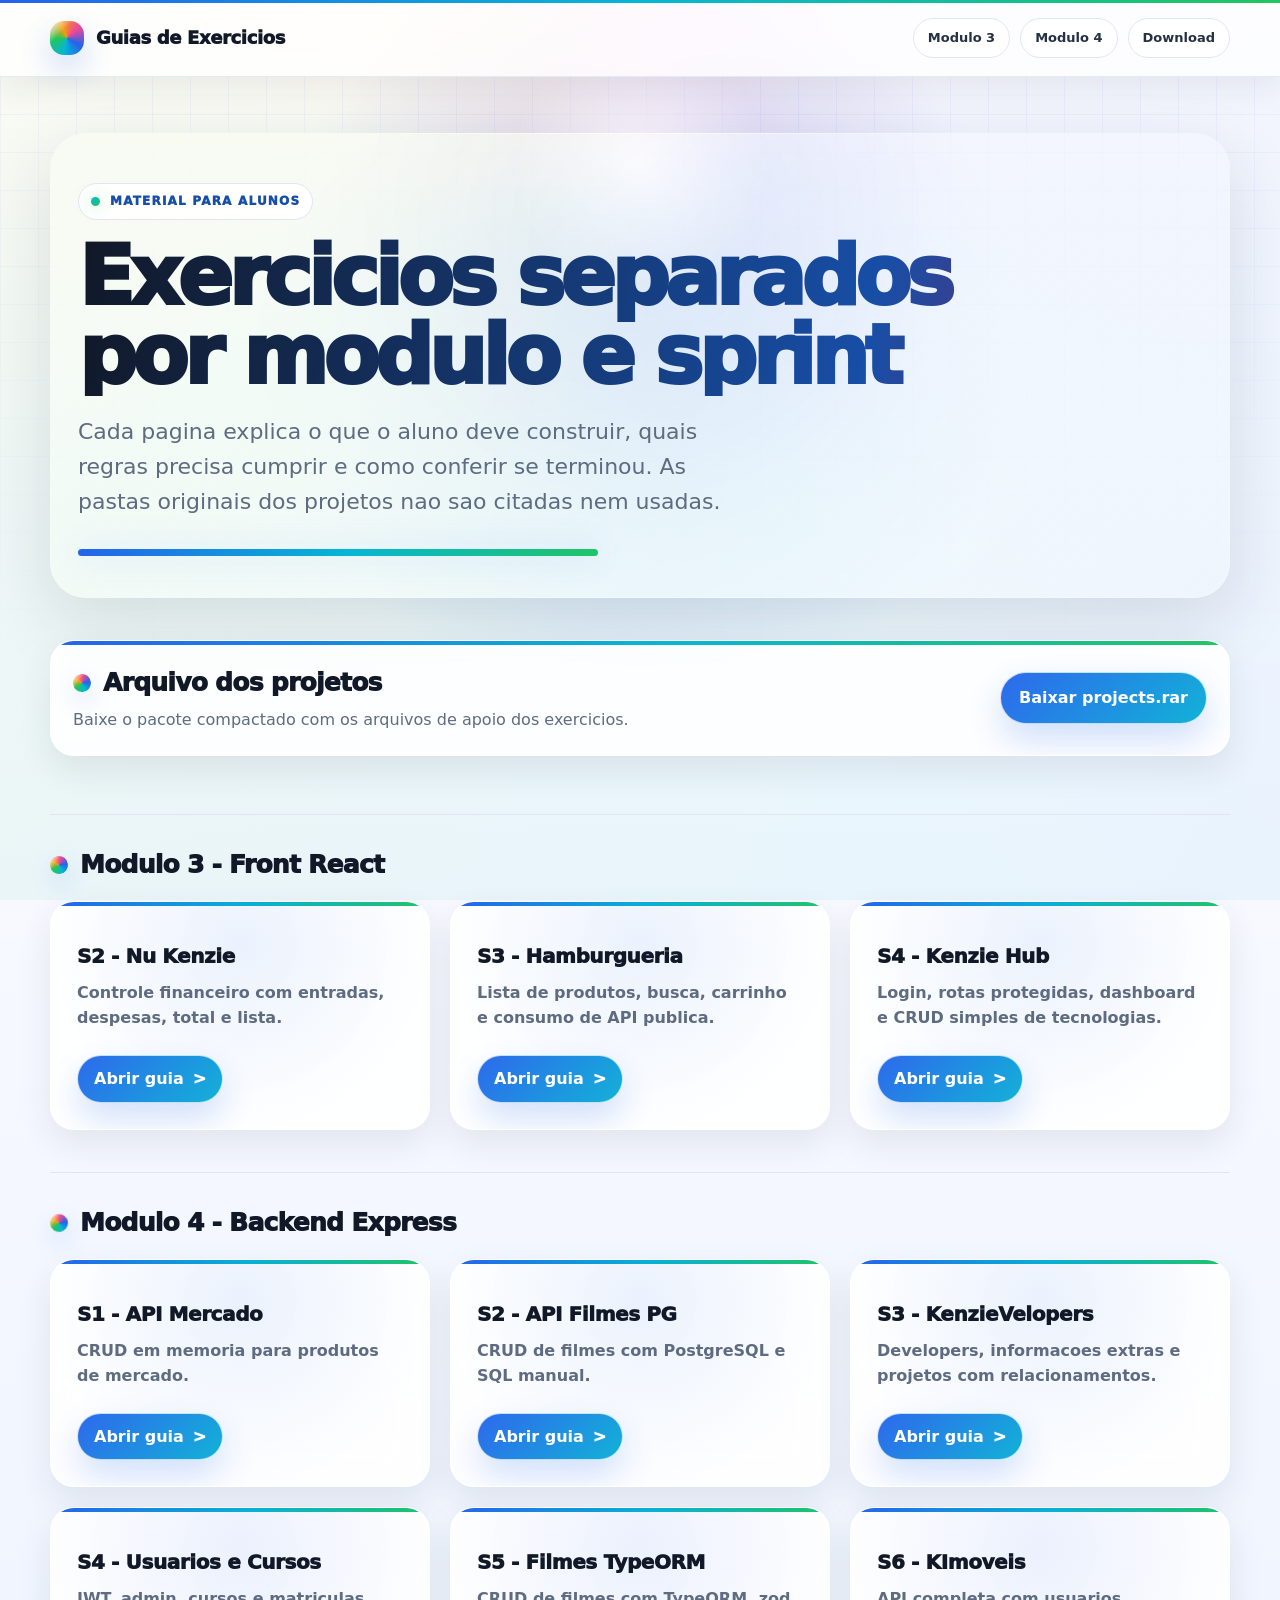
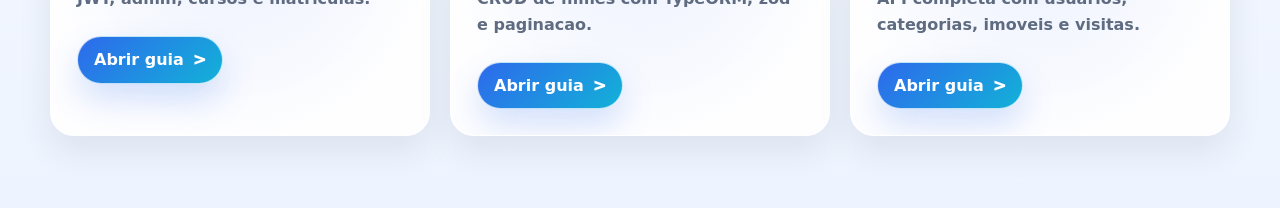
<file: index.html>
<!doctype html>
<html lang="pt-BR">
  <head>
    <meta charset="UTF-8" />
    <meta name="viewport" content="width=device-width, initial-scale=1.0" />
    <title>Guias de Exercicios</title>
    <link rel="stylesheet" href="./assets/styles.css" />
  </head>
  <body>
    <header class="topbar">
      <div class="shell">
        <a class="brand" href="./index.html">Guias de Exercicios</a>
        <nav class="nav">
          <a href="#modulo-3">Modulo 3</a>
          <a href="#modulo-4">Modulo 4</a>
          <a href="./projects.rar" download>Download</a>
        </nav>
      </div>
    </header>

    <main class="shell">
      <section class="hero">
        <div class="eyebrow">Material para alunos</div>
        <h1>Exercicios separados por modulo e sprint</h1>
        <p class="lead">
          Cada pagina explica o que o aluno deve construir, quais regras precisa cumprir e como conferir se terminou. As pastas originais dos projetos nao sao citadas nem usadas.
        </p>
      </section>

      <section class="download-panel">
        <div>
          <h2>Arquivo dos projetos</h2>
          <p>Baixe o pacote compactado com os arquivos de apoio dos exercicios.</p>
        </div>
        <a class="download-button" href="./projects.rar" download>Baixar projects.rar</a>
      </section>

      <section id="modulo-3">
        <h2>Modulo 3 - Front React</h2>
        <div class="grid">
          <a class="card" href="./modulo-3/s2-nu-kenzie/index.html">
            <h3>S2 - Nu Kenzie</h3>
            <p>Controle financeiro com entradas, despesas, total e lista.</p>
            <span class="card-action">Abrir guia</span>
          </a>
          <a class="card" href="./modulo-3/s3-hamburgueria/index.html">
            <h3>S3 - Hamburgueria</h3>
            <p>Lista de produtos, busca, carrinho e consumo de API publica.</p>
            <span class="card-action">Abrir guia</span>
          </a>
          <a class="card" href="./modulo-3/s4-kenzie-hub/index.html">
            <h3>S4 - Kenzie Hub</h3>
            <p>Login, rotas protegidas, dashboard e CRUD simples de tecnologias.</p>
            <span class="card-action">Abrir guia</span>
          </a>
        </div>
      </section>

      <section id="modulo-4">
        <h2>Modulo 4 - Backend Express</h2>
        <div class="grid">
          <a class="card" href="./modulo-4/s1-api-mercado/index.html">
            <h3>S1 - API Mercado</h3>
            <p>CRUD em memoria para produtos de mercado.</p>
            <span class="card-action">Abrir guia</span>
          </a>
          <a class="card" href="./modulo-4/s2-api-filmes-pg/index.html">
            <h3>S2 - API Filmes PG</h3>
            <p>CRUD de filmes com PostgreSQL e SQL manual.</p>
            <span class="card-action">Abrir guia</span>
          </a>
          <a class="card" href="./modulo-4/s3-kenzievelopers/index.html">
            <h3>S3 - KenzieVelopers</h3>
            <p>Developers, informacoes extras e projetos com relacionamentos.</p>
            <span class="card-action">Abrir guia</span>
          </a>
          <a class="card" href="./modulo-4/s4-usuarios-cursos/index.html">
            <h3>S4 - Usuarios e Cursos</h3>
            <p>JWT, admin, cursos e matriculas.</p>
            <span class="card-action">Abrir guia</span>
          </a>
          <a class="card" href="./modulo-4/s5-filmes-typeorm/index.html">
            <h3>S5 - Filmes TypeORM</h3>
            <p>CRUD de filmes com TypeORM, zod e paginacao.</p>
            <span class="card-action">Abrir guia</span>
          </a>
          <a class="card" href="./modulo-4/s6-kimoveis/index.html">
            <h3>S6 - KImoveis</h3>
            <p>API completa com usuarios, categorias, imoveis e visitas.</p>
            <span class="card-action">Abrir guia</span>
          </a>
        </div>
      </section>
    </main>
  </body>
</html>
</file>
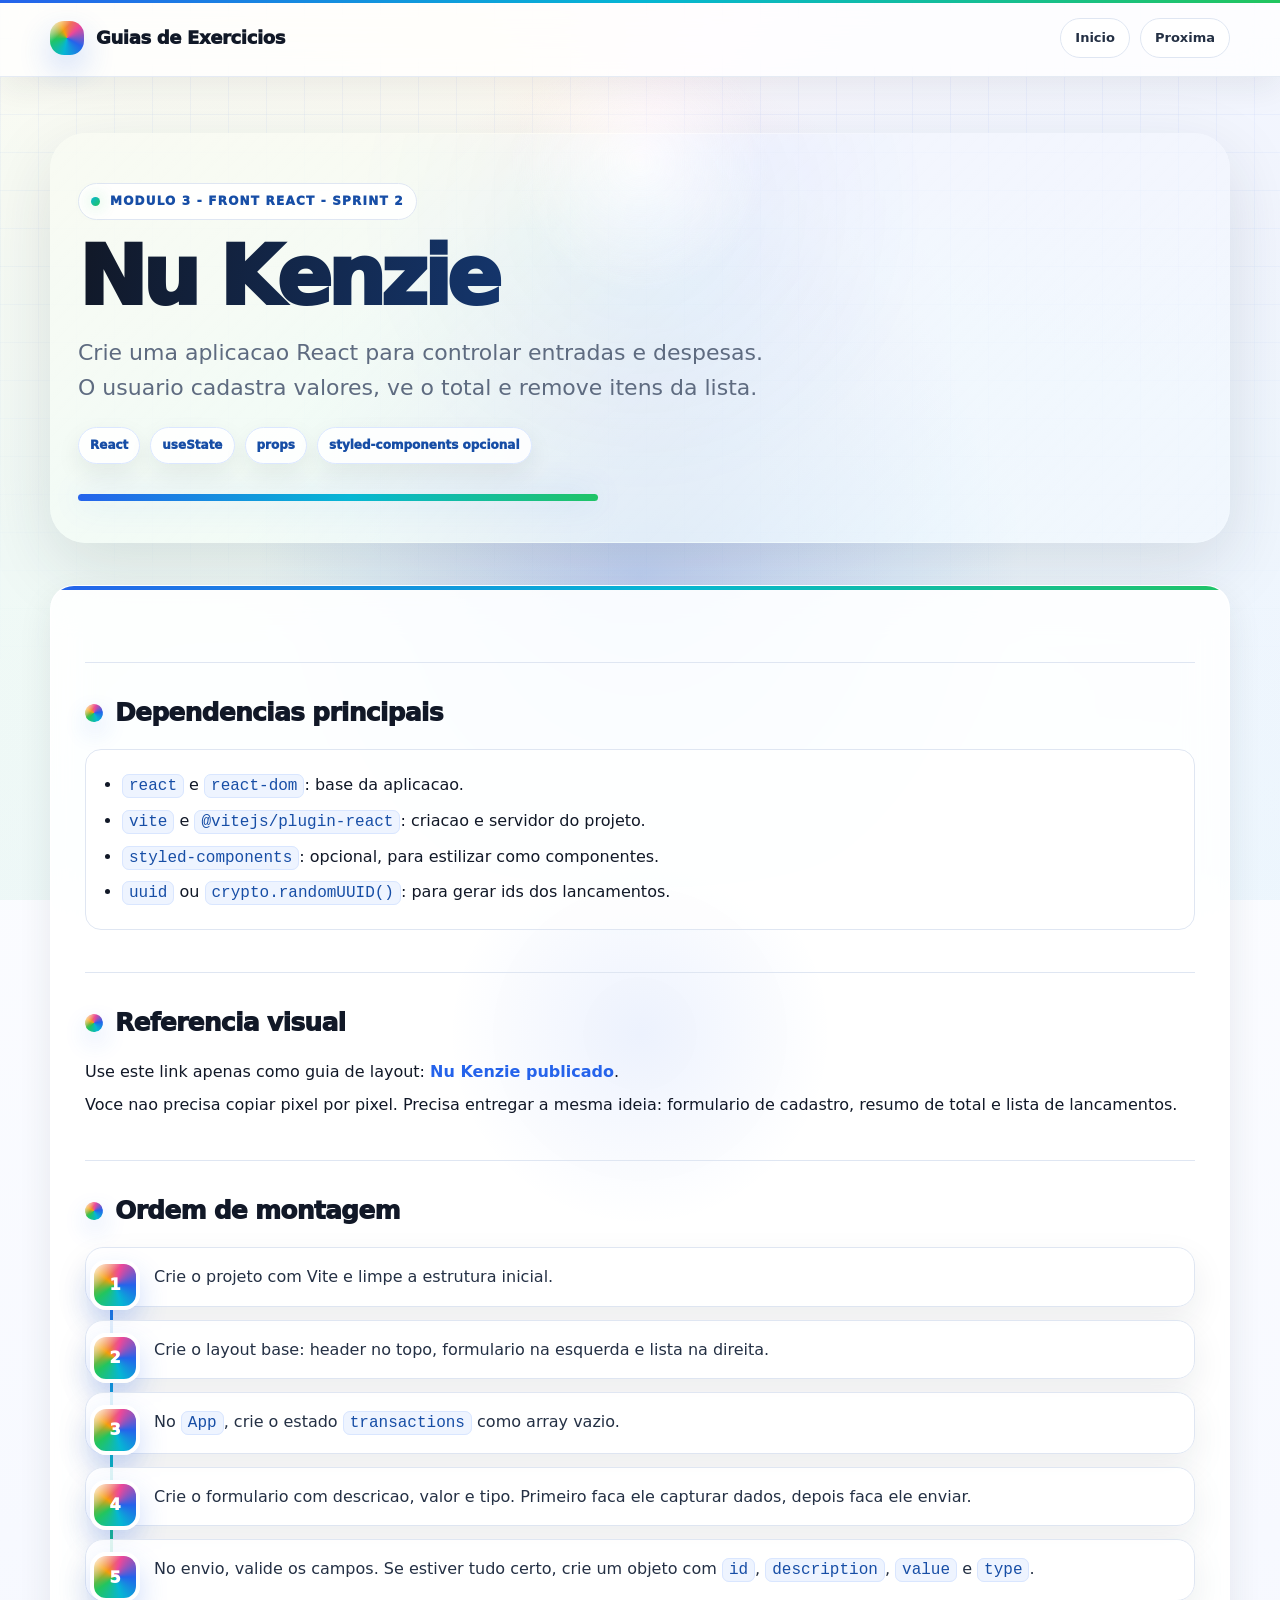
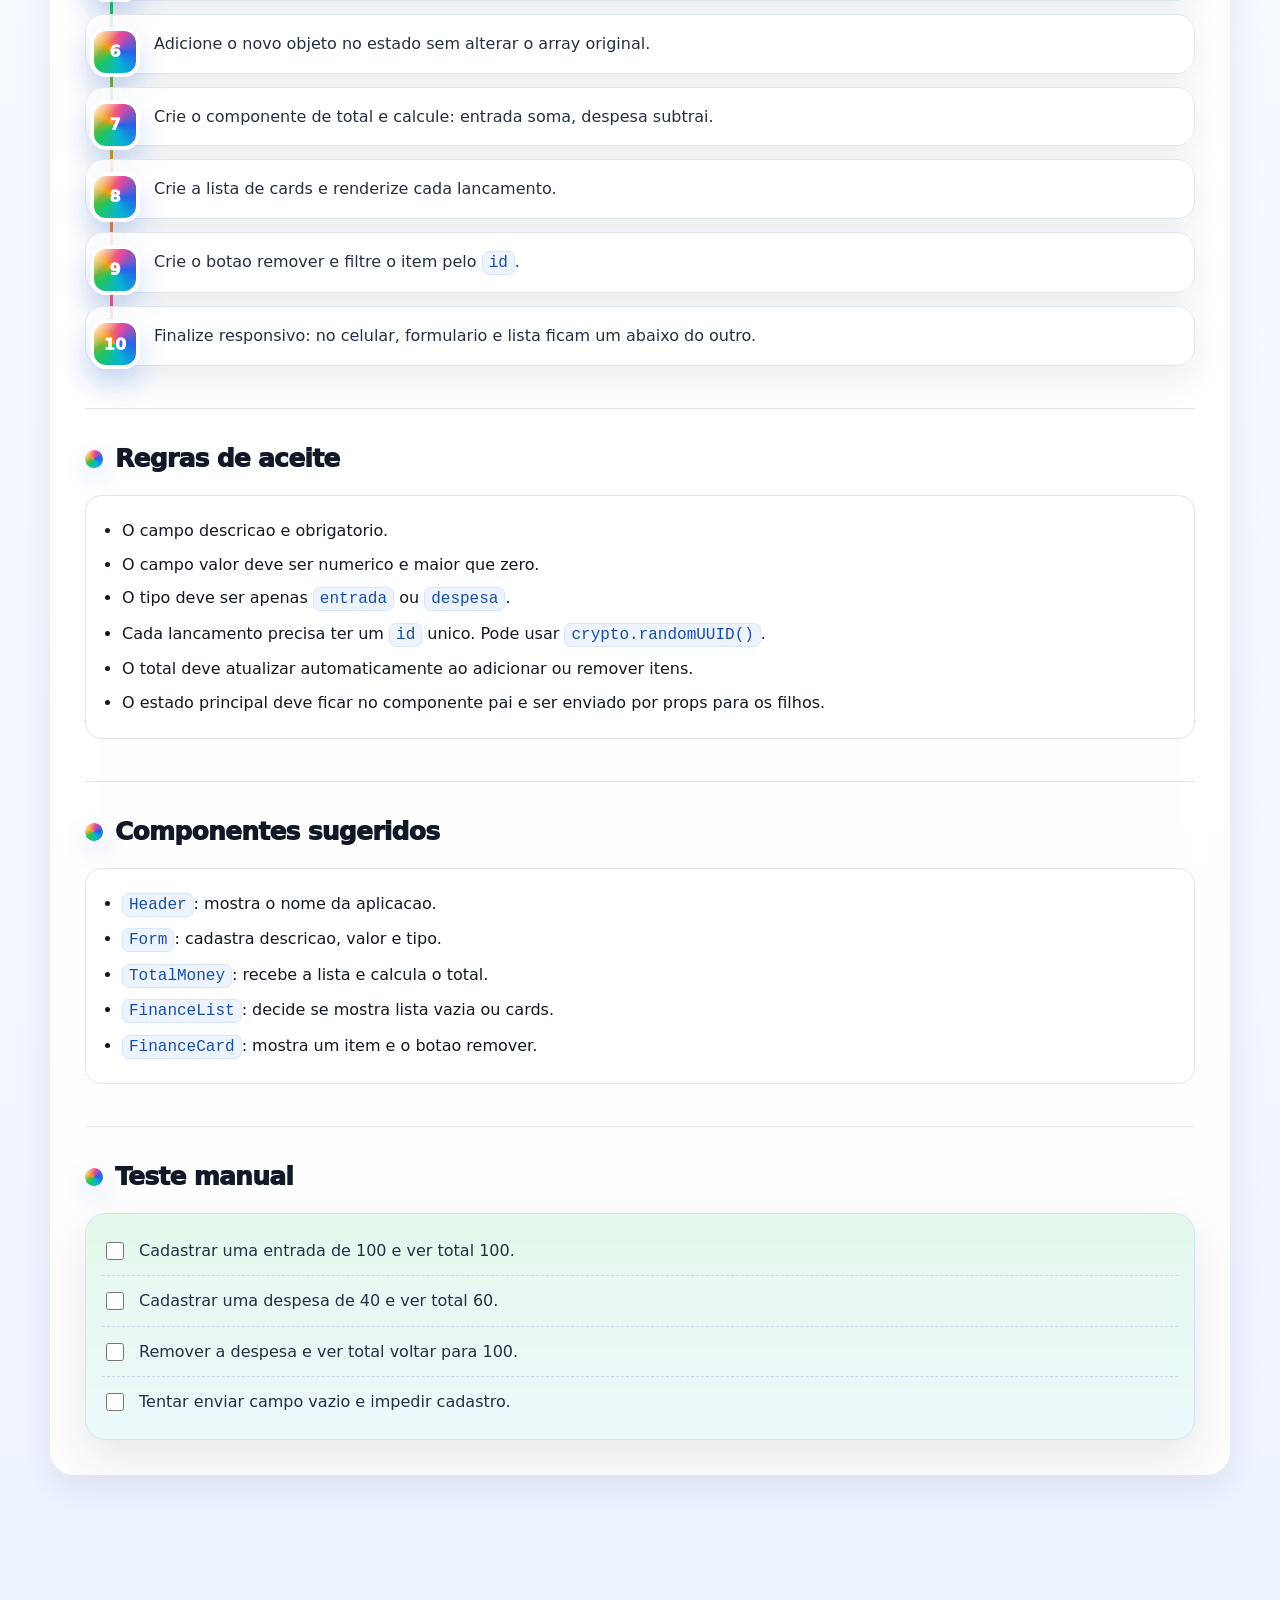
<file: modulo-3/s2-nu-kenzie/index.html>
﻿<!doctype html>
<html lang="pt-BR">
  <head>
    <meta charset="UTF-8" />
    <meta name="viewport" content="width=device-width, initial-scale=1.0" />
    <title>M3 S2 - Nu Kenzie</title>
    <link rel="stylesheet" href="../../assets/styles.css" />
  </head>
  <body>
    <header class="topbar">
      <div class="shell">
        <a class="brand" href="../../index.html">Guias de Exercicios</a>
        <nav class="nav"><a href="../../index.html">Inicio</a><a href="../s3-hamburgueria/index.html">Proxima</a></nav>
      </div>
    </header>
    <main class="shell">
      <section class="hero">
        <div class="eyebrow">Modulo 3 - Front React - Sprint 2</div>
        <h1>Nu Kenzie</h1>
        <p class="lead">Crie uma aplicacao React para controlar entradas e despesas. O usuario cadastra valores, ve o total e remove itens da lista.</p>
        <div class="tagrow"><span class="tag">React</span><span class="tag">useState</span><span class="tag">props</span><span class="tag">styled-components opcional</span></div>
      </section>

      <section class="content">
        <h2>Dependencias principais</h2>
        <ul>
          <li><code>react</code> e <code>react-dom</code>: base da aplicacao.</li>
          <li><code>vite</code> e <code>@vitejs/plugin-react</code>: criacao e servidor do projeto.</li>
          <li><code>styled-components</code>: opcional, para estilizar como componentes.</li>
          <li><code>uuid</code> ou <code>crypto.randomUUID()</code>: para gerar ids dos lancamentos.</li>
        </ul>

        <h2>Referencia visual</h2>
        <p>Use este link apenas como guia de layout: <a href="https://nu-kenzie-plum-seven.vercel.app/" target="_blank">Nu Kenzie publicado</a>.</p>
        <p>Voce nao precisa copiar pixel por pixel. Precisa entregar a mesma ideia: formulario de cadastro, resumo de total e lista de lancamentos.</p>

        <h2>Ordem de montagem</h2>
        <ol class="steps">
          <li>Crie o projeto com Vite e limpe a estrutura inicial.</li>
          <li>Crie o layout base: header no topo, formulario na esquerda e lista na direita.</li>
          <li>No <code>App</code>, crie o estado <code>transactions</code> como array vazio.</li>
          <li>Crie o formulario com descricao, valor e tipo. Primeiro faca ele capturar dados, depois faca ele enviar.</li>
          <li>No envio, valide os campos. Se estiver tudo certo, crie um objeto com <code>id</code>, <code>description</code>, <code>value</code> e <code>type</code>.</li>
          <li>Adicione o novo objeto no estado sem alterar o array original.</li>
          <li>Crie o componente de total e calcule: entrada soma, despesa subtrai.</li>
          <li>Crie a lista de cards e renderize cada lancamento.</li>
          <li>Crie o botao remover e filtre o item pelo <code>id</code>.</li>
          <li>Finalize responsivo: no celular, formulario e lista ficam um abaixo do outro.</li>
        </ol>

        <h2>Regras de aceite</h2>
        <ul>
          <li>O campo descricao e obrigatorio.</li>
          <li>O campo valor deve ser numerico e maior que zero.</li>
          <li>O tipo deve ser apenas <code>entrada</code> ou <code>despesa</code>.</li>
          <li>Cada lancamento precisa ter um <code>id</code> unico. Pode usar <code>crypto.randomUUID()</code>.</li>
          <li>O total deve atualizar automaticamente ao adicionar ou remover itens.</li>
          <li>O estado principal deve ficar no componente pai e ser enviado por props para os filhos.</li>
        </ul>

        <h2>Componentes sugeridos</h2>
        <ul>
          <li><code>Header</code>: mostra o nome da aplicacao.</li>
          <li><code>Form</code>: cadastra descricao, valor e tipo.</li>
          <li><code>TotalMoney</code>: recebe a lista e calcula o total.</li>
          <li><code>FinanceList</code>: decide se mostra lista vazia ou cards.</li>
          <li><code>FinanceCard</code>: mostra um item e o botao remover.</li>
        </ul>

        <h2>Teste manual</h2>
        <div class="checklist">
          <label><input type="checkbox" data-key="c1" />Cadastrar uma entrada de 100 e ver total 100.</label>
          <label><input type="checkbox" data-key="c2" />Cadastrar uma despesa de 40 e ver total 60.</label>
          <label><input type="checkbox" data-key="c3" />Remover a despesa e ver total voltar para 100.</label>
          <label><input type="checkbox" data-key="c4" />Tentar enviar campo vazio e impedir cadastro.</label>
        </div>
      </section>
    </main>
    <script src="../../assets/app.js"></script>
  </body>
</html>
</file>
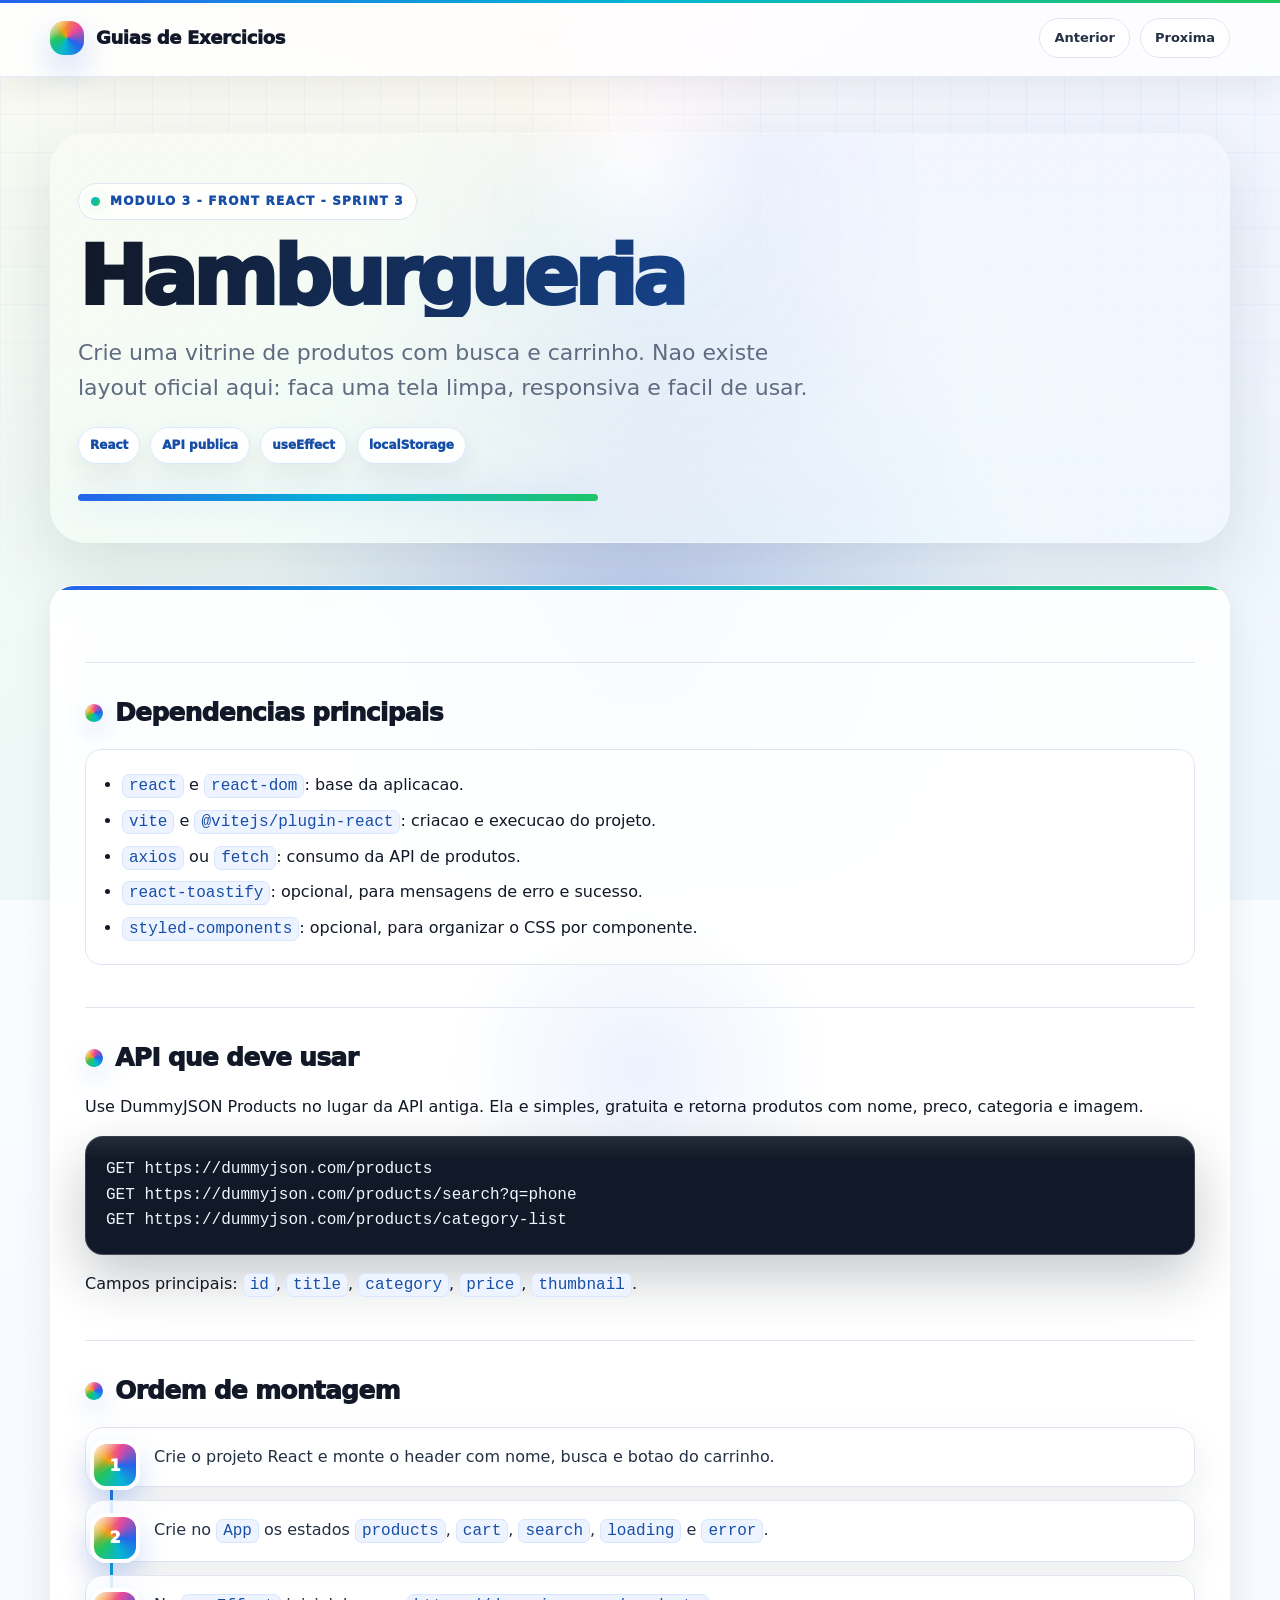
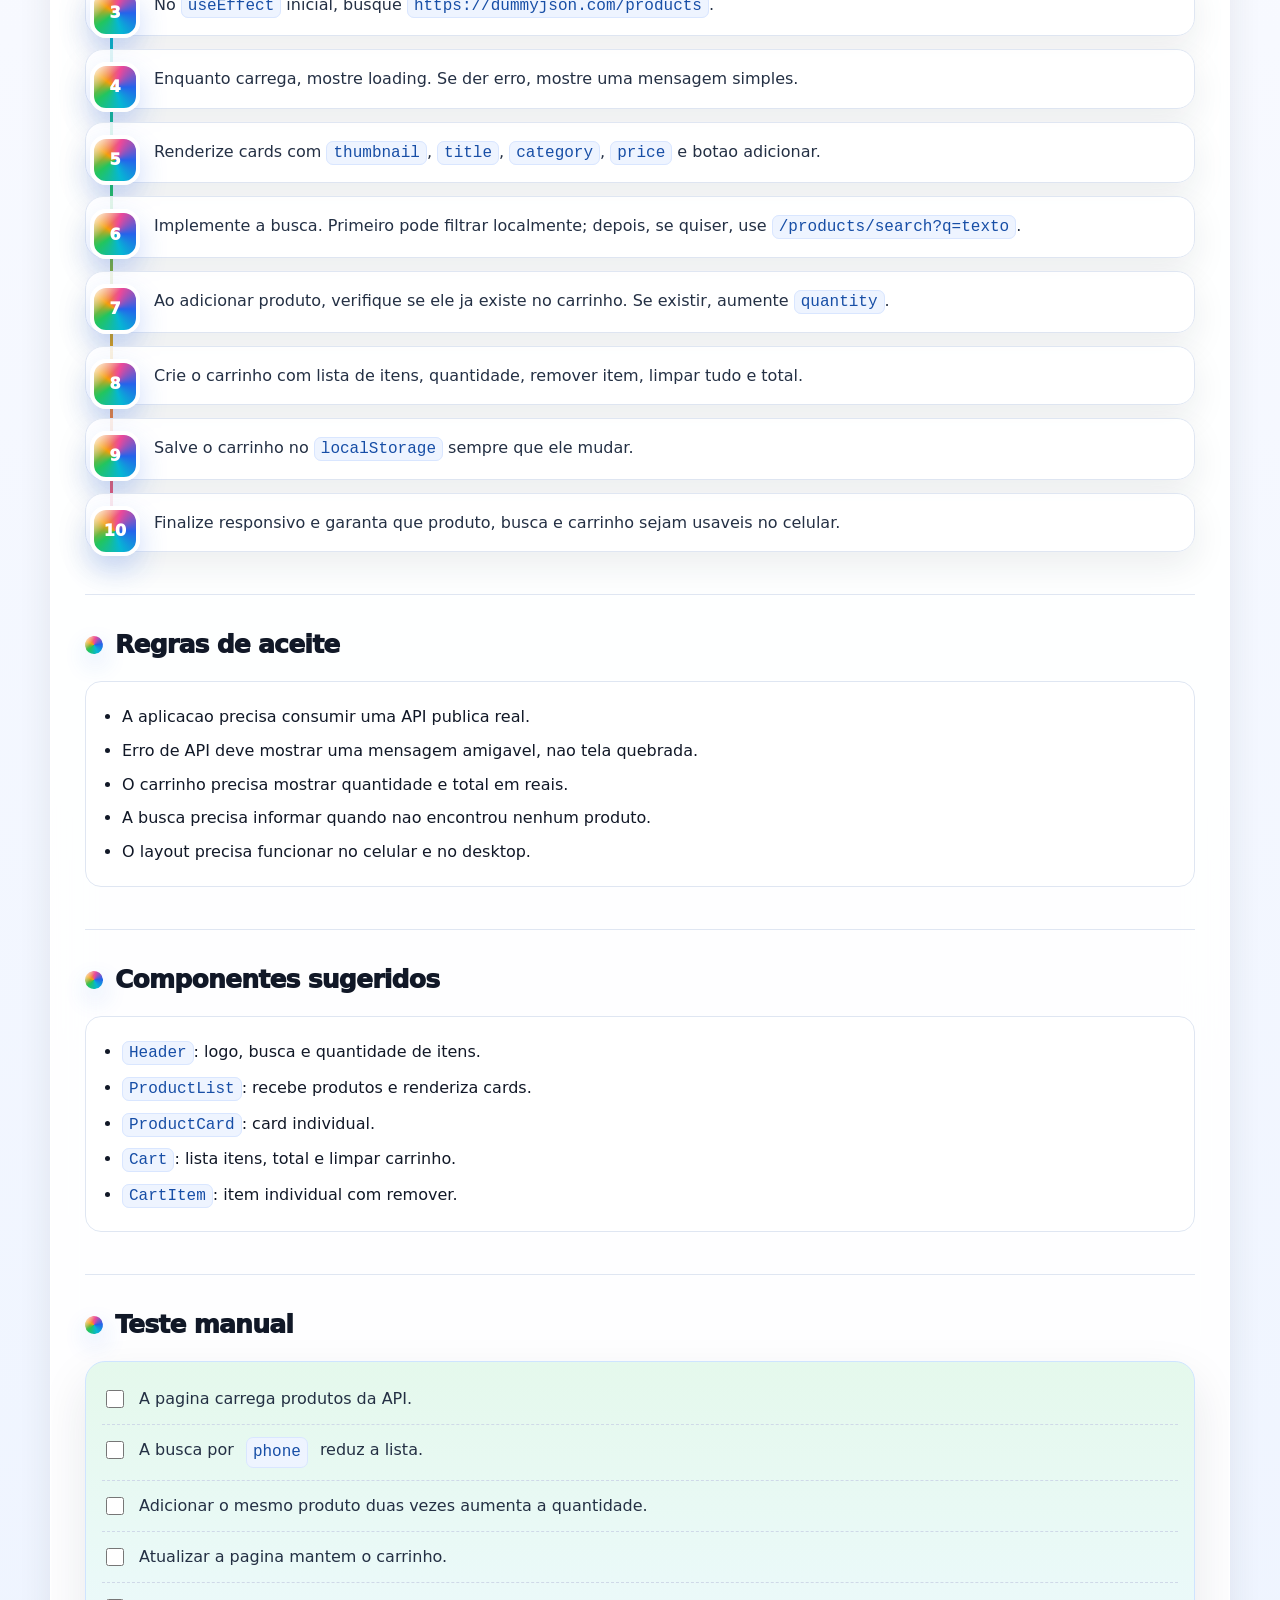
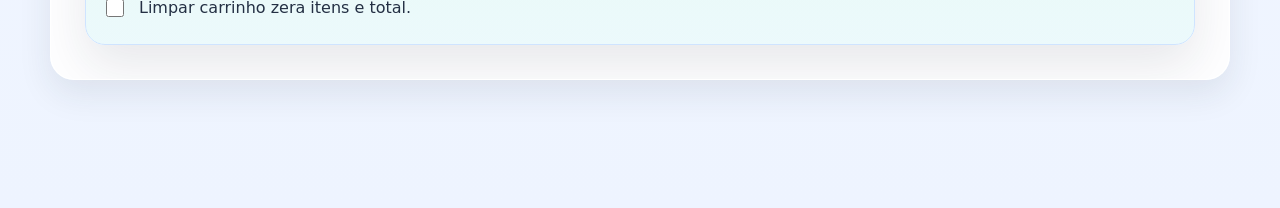
<file: modulo-3/s3-hamburgueria/index.html>
﻿<!doctype html>
<html lang="pt-BR">
  <head>
    <meta charset="UTF-8" />
    <meta name="viewport" content="width=device-width, initial-scale=1.0" />
    <title>M3 S3 - Hamburgueria</title>
    <link rel="stylesheet" href="../../assets/styles.css" />
  </head>
  <body>
    <header class="topbar">
      <div class="shell">
        <a class="brand" href="../../index.html">Guias de Exercicios</a>
        <nav class="nav"><a href="../s2-nu-kenzie/index.html">Anterior</a><a href="../s4-kenzie-hub/index.html">Proxima</a></nav>
      </div>
    </header>
    <main class="shell">
      <section class="hero">
        <div class="eyebrow">Modulo 3 - Front React - Sprint 3</div>
        <h1>Hamburgueria</h1>
        <p class="lead">Crie uma vitrine de produtos com busca e carrinho. Nao existe layout oficial aqui: faca uma tela limpa, responsiva e facil de usar.</p>
        <div class="tagrow"><span class="tag">React</span><span class="tag">API publica</span><span class="tag">useEffect</span><span class="tag">localStorage</span></div>
      </section>

      <section class="content">
        <h2>Dependencias principais</h2>
        <ul>
          <li><code>react</code> e <code>react-dom</code>: base da aplicacao.</li>
          <li><code>vite</code> e <code>@vitejs/plugin-react</code>: criacao e execucao do projeto.</li>
          <li><code>axios</code> ou <code>fetch</code>: consumo da API de produtos.</li>
          <li><code>react-toastify</code>: opcional, para mensagens de erro e sucesso.</li>
          <li><code>styled-components</code>: opcional, para organizar o CSS por componente.</li>
        </ul>

        <h2>API que deve usar</h2>
        <p>Use DummyJSON Products no lugar da API antiga. Ela e simples, gratuita e retorna produtos com nome, preco, categoria e imagem.</p>
        <pre><code>GET https://dummyjson.com/products
GET https://dummyjson.com/products/search?q=phone
GET https://dummyjson.com/products/category-list</code></pre>
        <p>Campos principais: <code>id</code>, <code>title</code>, <code>category</code>, <code>price</code>, <code>thumbnail</code>.</p>

        <h2>Ordem de montagem</h2>
        <ol class="steps">
          <li>Crie o projeto React e monte o header com nome, busca e botao do carrinho.</li>
          <li>Crie no <code>App</code> os estados <code>products</code>, <code>cart</code>, <code>search</code>, <code>loading</code> e <code>error</code>.</li>
          <li>No <code>useEffect</code> inicial, busque <code>https://dummyjson.com/products</code>.</li>
          <li>Enquanto carrega, mostre loading. Se der erro, mostre uma mensagem simples.</li>
          <li>Renderize cards com <code>thumbnail</code>, <code>title</code>, <code>category</code>, <code>price</code> e botao adicionar.</li>
          <li>Implemente a busca. Primeiro pode filtrar localmente; depois, se quiser, use <code>/products/search?q=texto</code>.</li>
          <li>Ao adicionar produto, verifique se ele ja existe no carrinho. Se existir, aumente <code>quantity</code>.</li>
          <li>Crie o carrinho com lista de itens, quantidade, remover item, limpar tudo e total.</li>
          <li>Salve o carrinho no <code>localStorage</code> sempre que ele mudar.</li>
          <li>Finalize responsivo e garanta que produto, busca e carrinho sejam usaveis no celular.</li>
        </ol>

        <h2>Regras de aceite</h2>
        <ul>
          <li>A aplicacao precisa consumir uma API publica real.</li>
          <li>Erro de API deve mostrar uma mensagem amigavel, nao tela quebrada.</li>
          <li>O carrinho precisa mostrar quantidade e total em reais.</li>
          <li>A busca precisa informar quando nao encontrou nenhum produto.</li>
          <li>O layout precisa funcionar no celular e no desktop.</li>
        </ul>

        <h2>Componentes sugeridos</h2>
        <ul>
          <li><code>Header</code>: logo, busca e quantidade de itens.</li>
          <li><code>ProductList</code>: recebe produtos e renderiza cards.</li>
          <li><code>ProductCard</code>: card individual.</li>
          <li><code>Cart</code>: lista itens, total e limpar carrinho.</li>
          <li><code>CartItem</code>: item individual com remover.</li>
        </ul>

        <h2>Teste manual</h2>
        <div class="checklist">
          <label><input type="checkbox" data-key="c1" />A pagina carrega produtos da API.</label>
          <label><input type="checkbox" data-key="c2" />A busca por <code>phone</code> reduz a lista.</label>
          <label><input type="checkbox" data-key="c3" />Adicionar o mesmo produto duas vezes aumenta a quantidade.</label>
          <label><input type="checkbox" data-key="c4" />Atualizar a pagina mantem o carrinho.</label>
          <label><input type="checkbox" data-key="c5" />Limpar carrinho zera itens e total.</label>
        </div>
      </section>
    </main>
    <script src="../../assets/app.js"></script>
  </body>
</html>
</file>
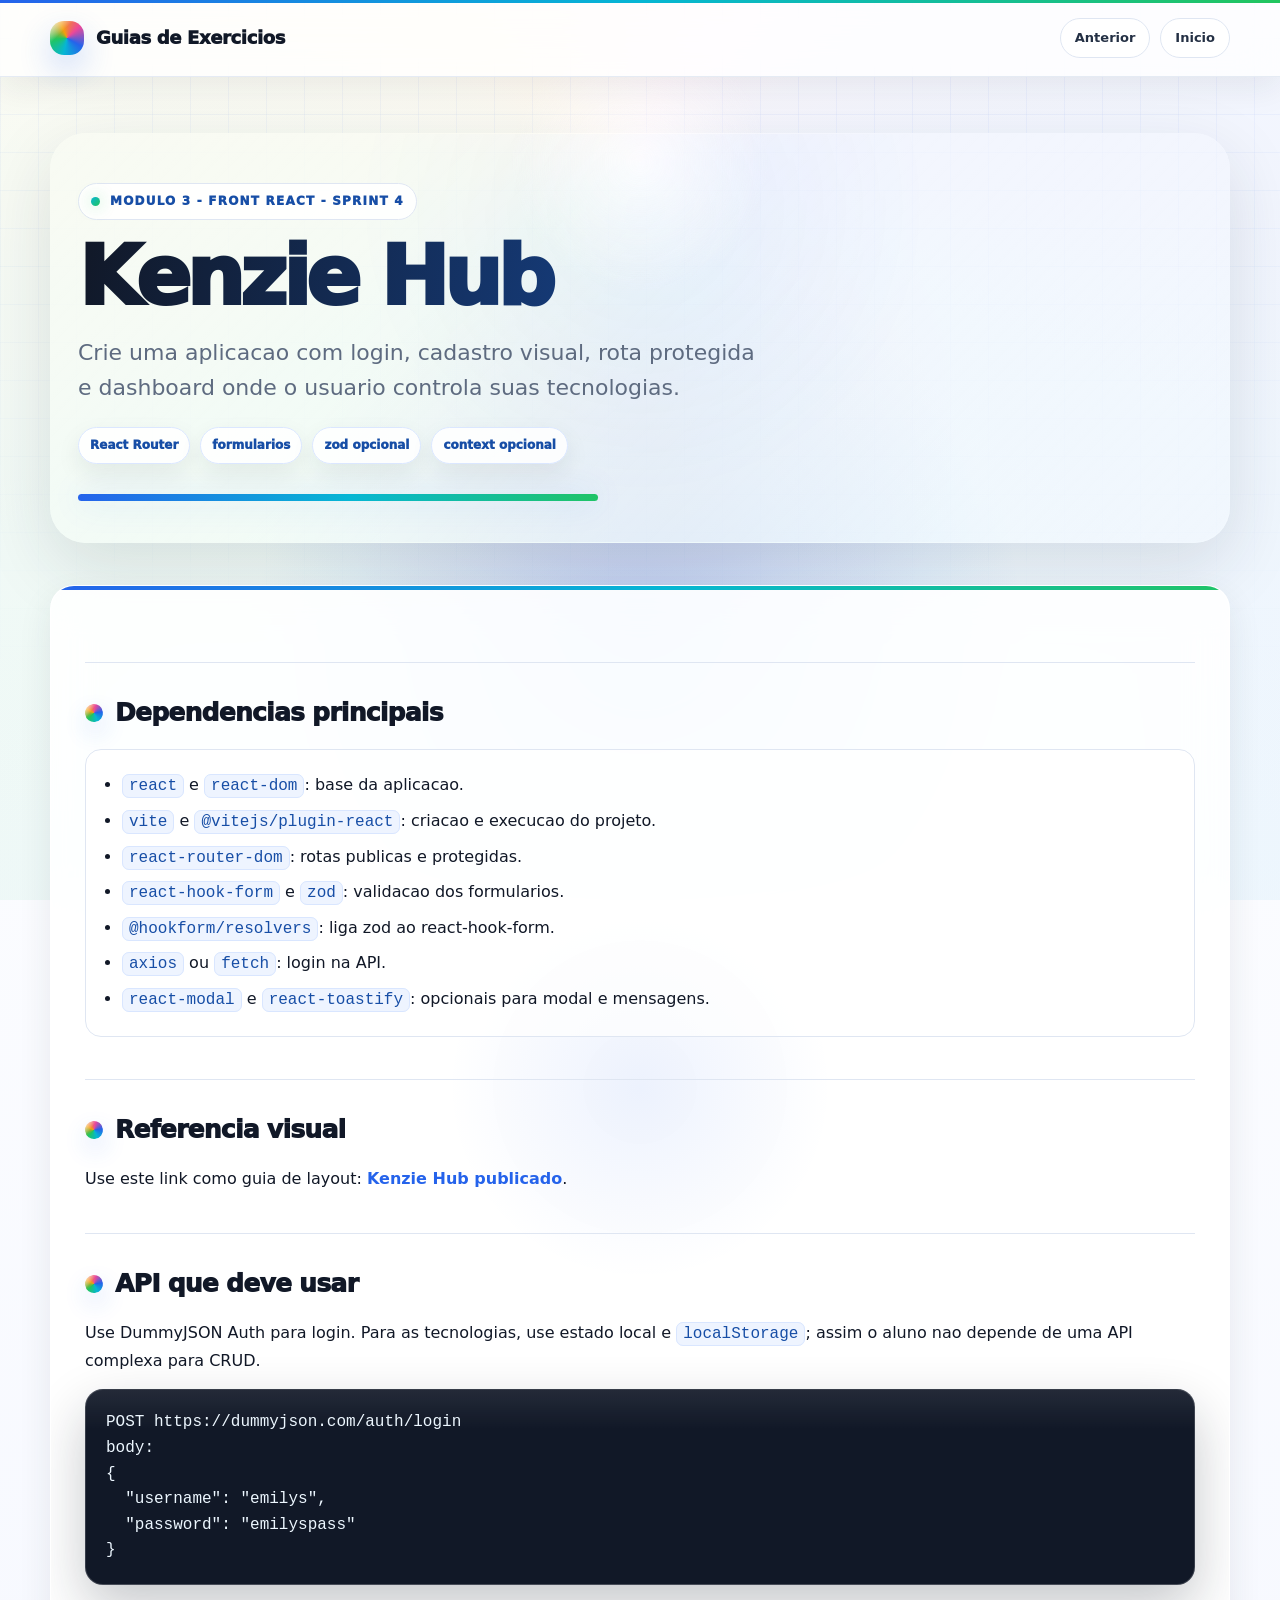
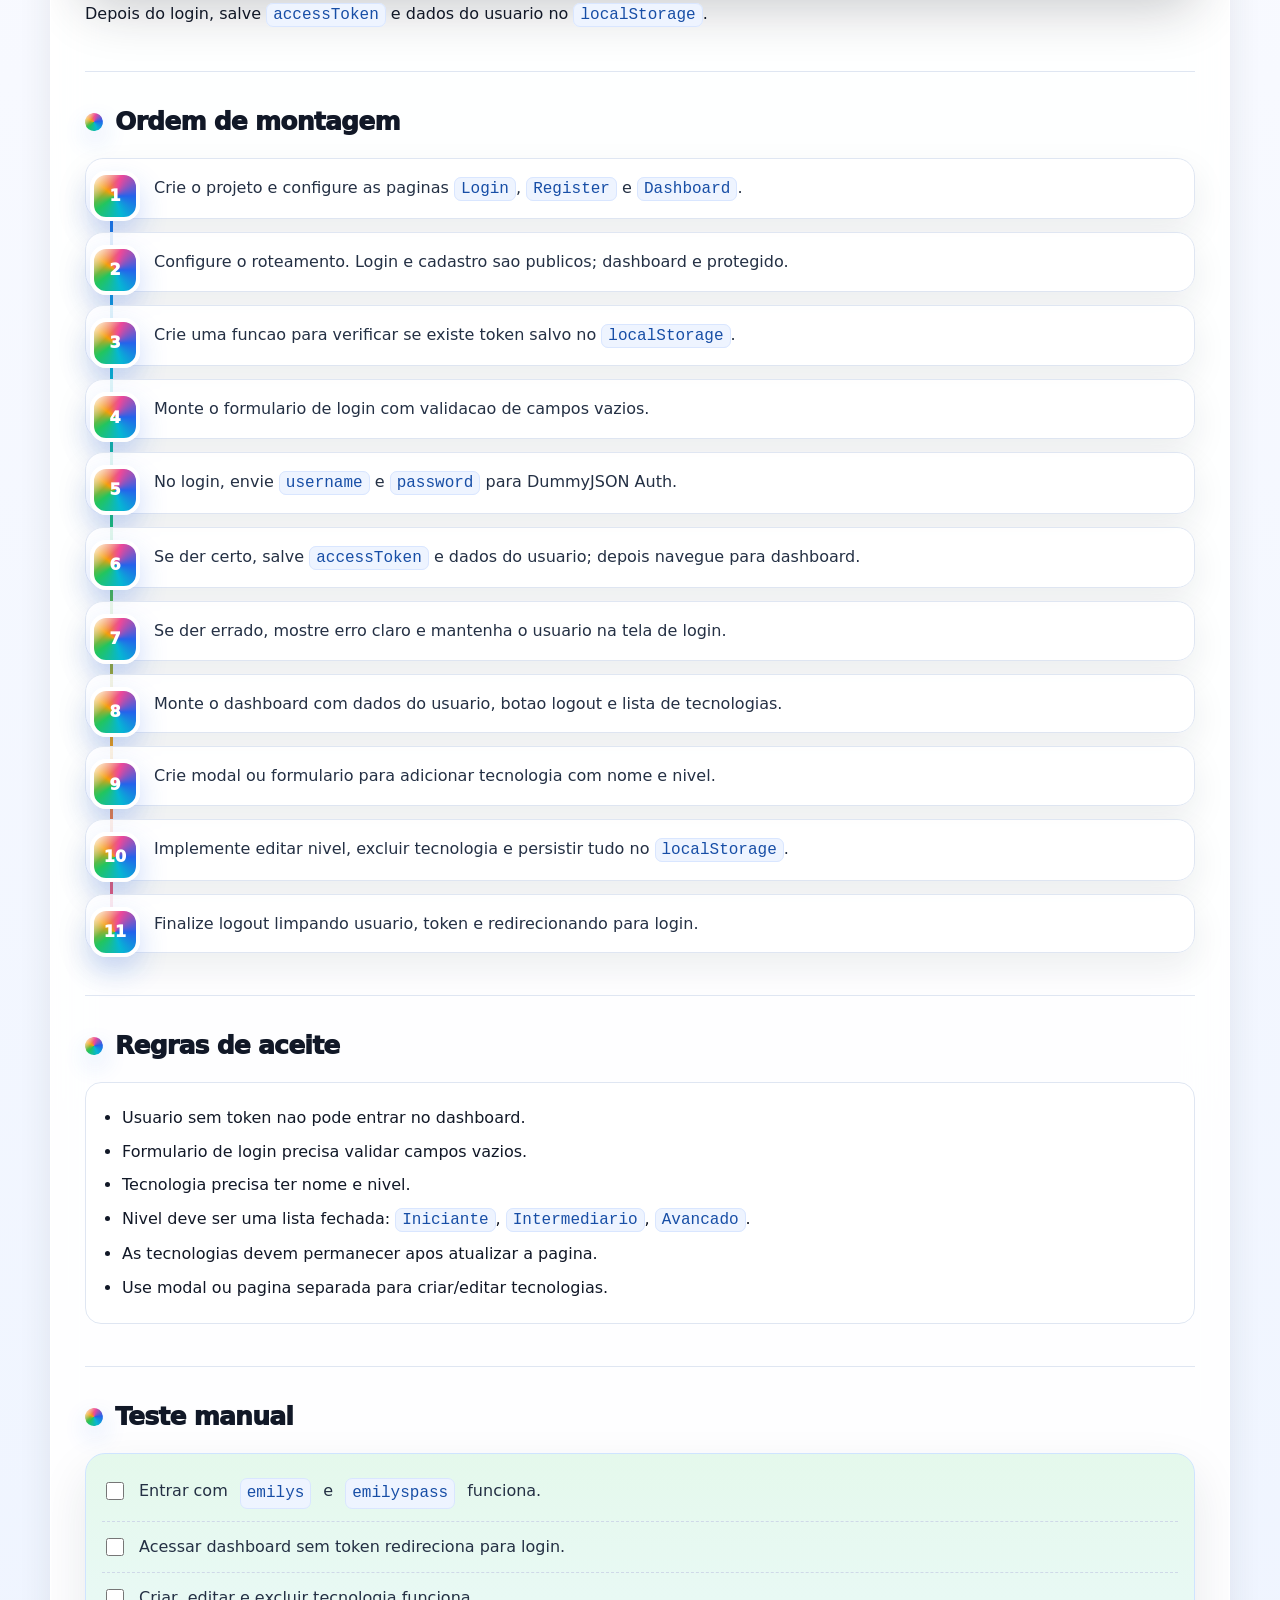
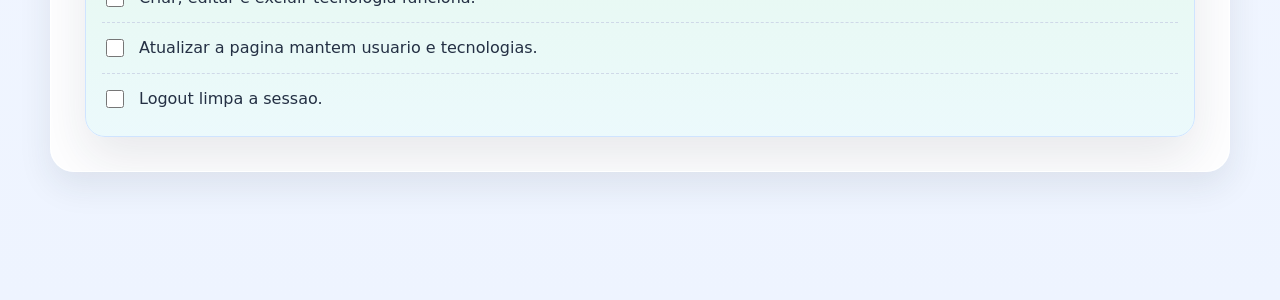
<file: modulo-3/s4-kenzie-hub/index.html>
﻿<!doctype html>
<html lang="pt-BR">
  <head>
    <meta charset="UTF-8" />
    <meta name="viewport" content="width=device-width, initial-scale=1.0" />
    <title>M3 S4 - Kenzie Hub</title>
    <link rel="stylesheet" href="../../assets/styles.css" />
  </head>
  <body>
    <header class="topbar">
      <div class="shell">
        <a class="brand" href="../../index.html">Guias de Exercicios</a>
        <nav class="nav"><a href="../s3-hamburgueria/index.html">Anterior</a><a href="../../index.html">Inicio</a></nav>
      </div>
    </header>
    <main class="shell">
      <section class="hero">
        <div class="eyebrow">Modulo 3 - Front React - Sprint 4</div>
        <h1>Kenzie Hub</h1>
        <p class="lead">Crie uma aplicacao com login, cadastro visual, rota protegida e dashboard onde o usuario controla suas tecnologias.</p>
        <div class="tagrow"><span class="tag">React Router</span><span class="tag">formularios</span><span class="tag">zod opcional</span><span class="tag">context opcional</span></div>
      </section>

      <section class="content">
        <h2>Dependencias principais</h2>
        <ul>
          <li><code>react</code> e <code>react-dom</code>: base da aplicacao.</li>
          <li><code>vite</code> e <code>@vitejs/plugin-react</code>: criacao e execucao do projeto.</li>
          <li><code>react-router-dom</code>: rotas publicas e protegidas.</li>
          <li><code>react-hook-form</code> e <code>zod</code>: validacao dos formularios.</li>
          <li><code>@hookform/resolvers</code>: liga zod ao react-hook-form.</li>
          <li><code>axios</code> ou <code>fetch</code>: login na API.</li>
          <li><code>react-modal</code> e <code>react-toastify</code>: opcionais para modal e mensagens.</li>
        </ul>

        <h2>Referencia visual</h2>
        <p>Use este link como guia de layout: <a href="https://kenzie-hub-react-red.vercel.app/" target="_blank">Kenzie Hub publicado</a>.</p>

        <h2>API que deve usar</h2>
        <p>Use DummyJSON Auth para login. Para as tecnologias, use estado local e <code>localStorage</code>; assim o aluno nao depende de uma API complexa para CRUD.</p>
        <pre><code>POST https://dummyjson.com/auth/login
body:
{
  "username": "emilys",
  "password": "emilyspass"
}</code></pre>
        <p>Depois do login, salve <code>accessToken</code> e dados do usuario no <code>localStorage</code>.</p>

        <h2>Ordem de montagem</h2>
        <ol class="steps">
          <li>Crie o projeto e configure as paginas <code>Login</code>, <code>Register</code> e <code>Dashboard</code>.</li>
          <li>Configure o roteamento. Login e cadastro sao publicos; dashboard e protegido.</li>
          <li>Crie uma funcao para verificar se existe token salvo no <code>localStorage</code>.</li>
          <li>Monte o formulario de login com validacao de campos vazios.</li>
          <li>No login, envie <code>username</code> e <code>password</code> para DummyJSON Auth.</li>
          <li>Se der certo, salve <code>accessToken</code> e dados do usuario; depois navegue para dashboard.</li>
          <li>Se der errado, mostre erro claro e mantenha o usuario na tela de login.</li>
          <li>Monte o dashboard com dados do usuario, botao logout e lista de tecnologias.</li>
          <li>Crie modal ou formulario para adicionar tecnologia com nome e nivel.</li>
          <li>Implemente editar nivel, excluir tecnologia e persistir tudo no <code>localStorage</code>.</li>
          <li>Finalize logout limpando usuario, token e redirecionando para login.</li>
        </ol>

        <h2>Regras de aceite</h2>
        <ul>
          <li>Usuario sem token nao pode entrar no dashboard.</li>
          <li>Formulario de login precisa validar campos vazios.</li>
          <li>Tecnologia precisa ter nome e nivel.</li>
          <li>Nivel deve ser uma lista fechada: <code>Iniciante</code>, <code>Intermediario</code>, <code>Avancado</code>.</li>
          <li>As tecnologias devem permanecer apos atualizar a pagina.</li>
          <li>Use modal ou pagina separada para criar/editar tecnologias.</li>
        </ul>

        <h2>Teste manual</h2>
        <div class="checklist">
          <label><input type="checkbox" data-key="c1" />Entrar com <code>emilys</code> e <code>emilyspass</code> funciona.</label>
          <label><input type="checkbox" data-key="c2" />Acessar dashboard sem token redireciona para login.</label>
          <label><input type="checkbox" data-key="c3" />Criar, editar e excluir tecnologia funciona.</label>
          <label><input type="checkbox" data-key="c4" />Atualizar a pagina mantem usuario e tecnologias.</label>
          <label><input type="checkbox" data-key="c5" />Logout limpa a sessao.</label>
        </div>
      </section>
    </main>
    <script src="../../assets/app.js"></script>
  </body>
</html>
</file>
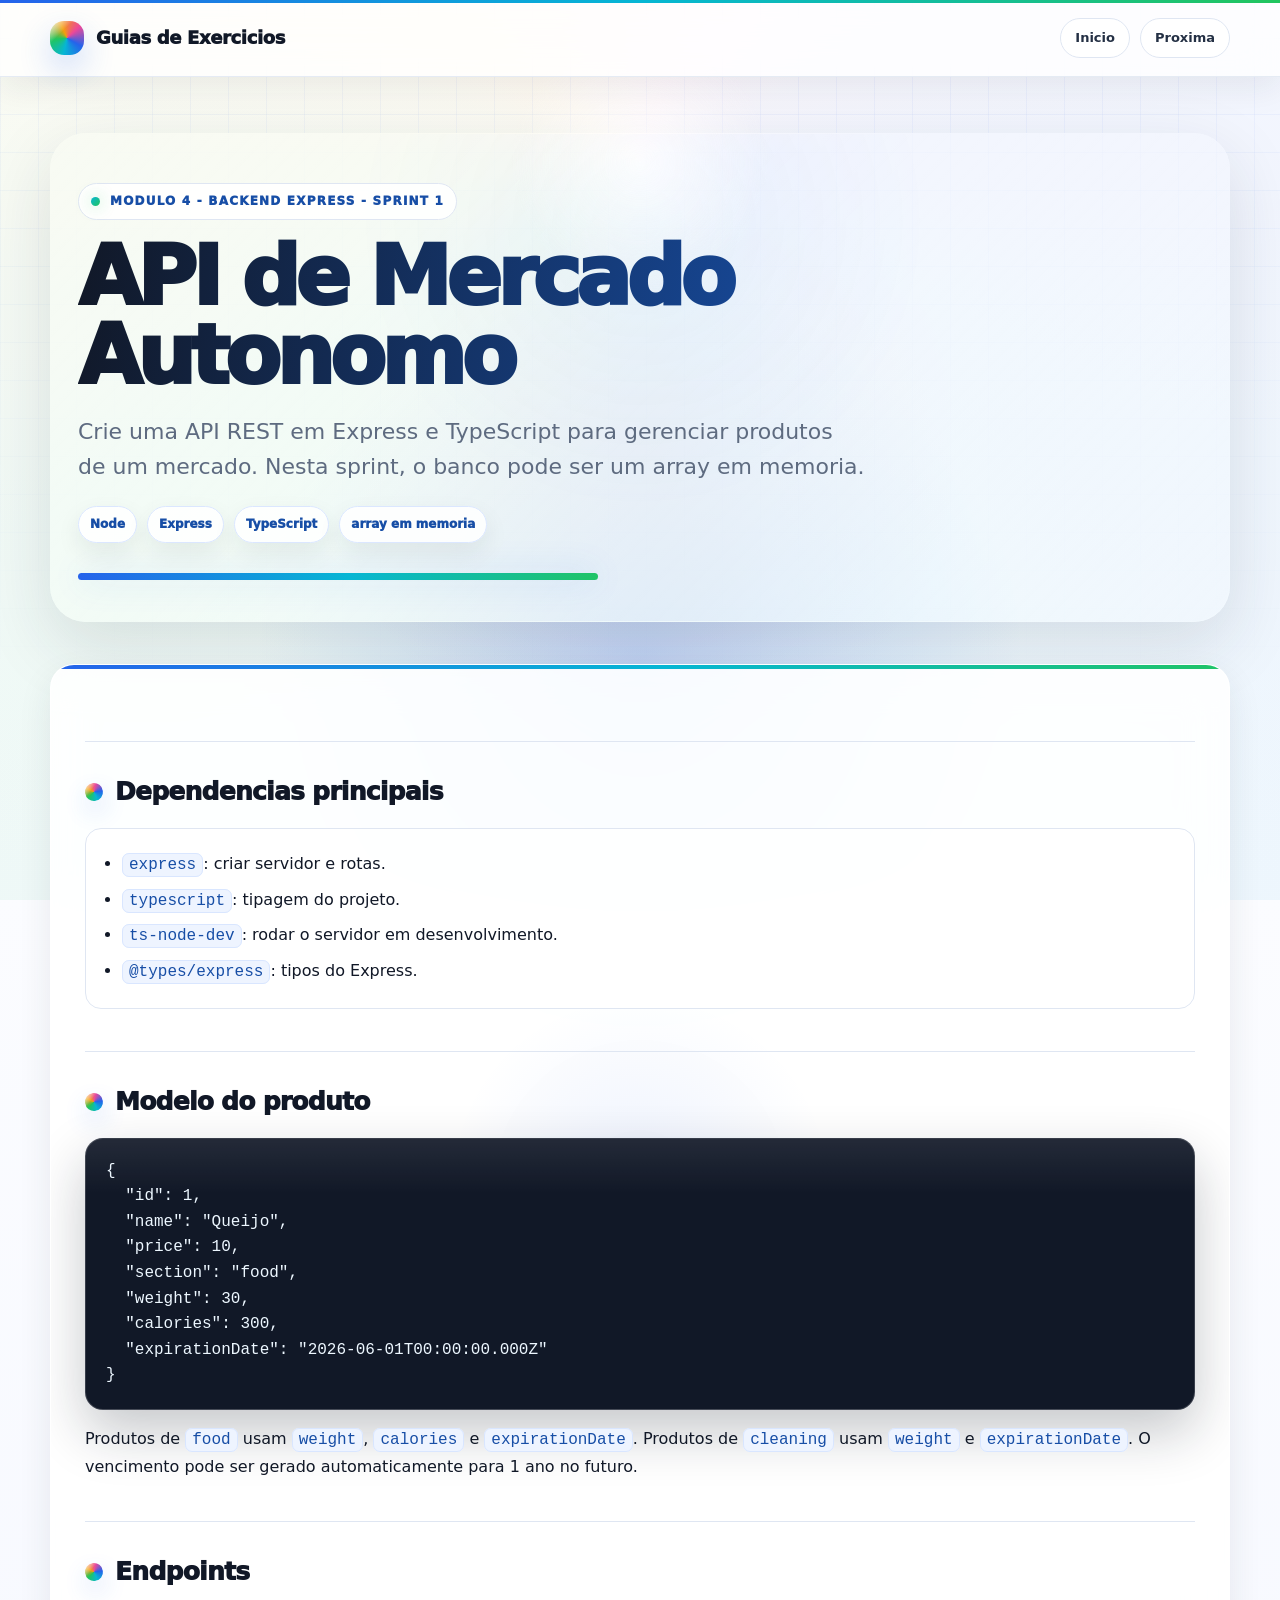
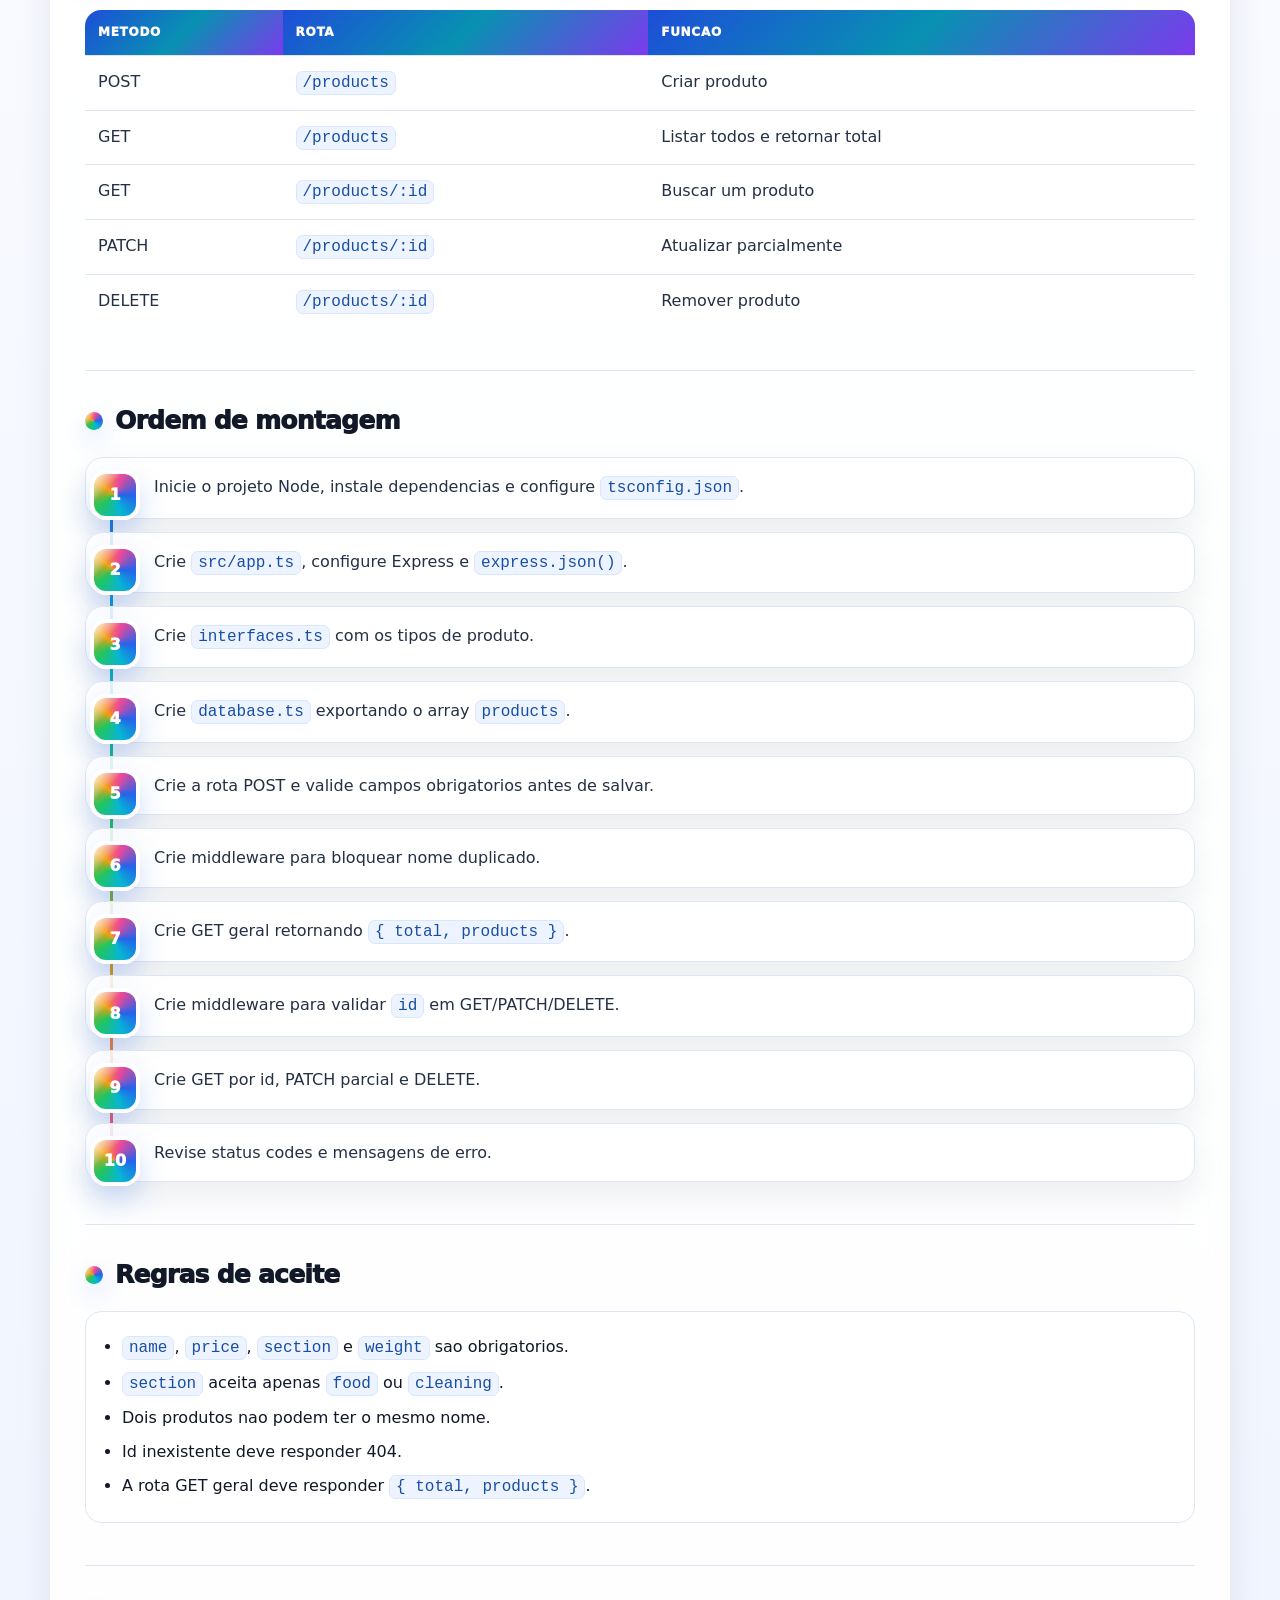
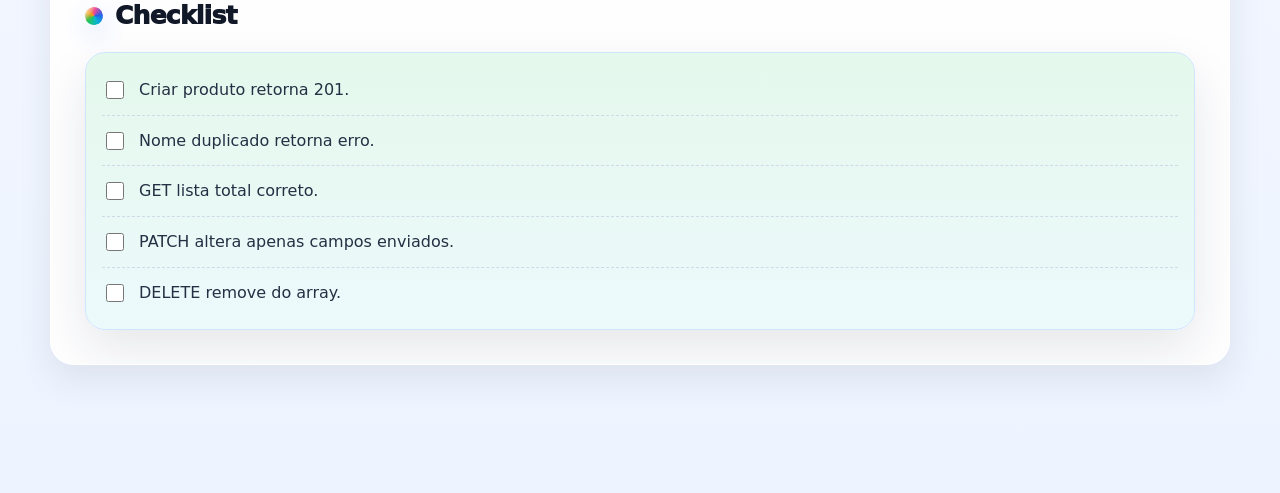
<file: modulo-4/s1-api-mercado/index.html>
﻿<!doctype html>
<html lang="pt-BR">
  <head>
    <meta charset="UTF-8" />
    <meta name="viewport" content="width=device-width, initial-scale=1.0" />
    <title>M4 S1 - API Mercado</title>
    <link rel="stylesheet" href="../../assets/styles.css" />
  </head>
  <body>
    <header class="topbar"><div class="shell"><a class="brand" href="../../index.html">Guias de Exercicios</a><nav class="nav"><a href="../../index.html">Inicio</a><a href="../s2-api-filmes-pg/index.html">Proxima</a></nav></div></header>
    <main class="shell">
      <section class="hero">
        <div class="eyebrow">Modulo 4 - Backend Express - Sprint 1</div>
        <h1>API de Mercado Autonomo</h1>
        <p class="lead">Crie uma API REST em Express e TypeScript para gerenciar produtos de um mercado. Nesta sprint, o banco pode ser um array em memoria.</p>
        <div class="tagrow"><span class="tag">Node</span><span class="tag">Express</span><span class="tag">TypeScript</span><span class="tag">array em memoria</span></div>
      </section>
      <section class="content">
        <h2>Dependencias principais</h2>
        <ul>
          <li><code>express</code>: criar servidor e rotas.</li>
          <li><code>typescript</code>: tipagem do projeto.</li>
          <li><code>ts-node-dev</code>: rodar o servidor em desenvolvimento.</li>
          <li><code>@types/express</code>: tipos do Express.</li>
        </ul>

        <h2>Modelo do produto</h2>
        <pre><code>{
  "id": 1,
  "name": "Queijo",
  "price": 10,
  "section": "food",
  "weight": 30,
  "calories": 300,
  "expirationDate": "2026-06-01T00:00:00.000Z"
}</code></pre>
        <p>Produtos de <code>food</code> usam <code>weight</code>, <code>calories</code> e <code>expirationDate</code>. Produtos de <code>cleaning</code> usam <code>weight</code> e <code>expirationDate</code>. O vencimento pode ser gerado automaticamente para 1 ano no futuro.</p>

        <h2>Endpoints</h2>
        <table><thead><tr><th>Metodo</th><th>Rota</th><th>Funcao</th></tr></thead><tbody>
          <tr><td>POST</td><td><code>/products</code></td><td>Criar produto</td></tr>
          <tr><td>GET</td><td><code>/products</code></td><td>Listar todos e retornar total</td></tr>
          <tr><td>GET</td><td><code>/products/:id</code></td><td>Buscar um produto</td></tr>
          <tr><td>PATCH</td><td><code>/products/:id</code></td><td>Atualizar parcialmente</td></tr>
          <tr><td>DELETE</td><td><code>/products/:id</code></td><td>Remover produto</td></tr>
        </tbody></table>

        <h2>Ordem de montagem</h2>
        <ol class="steps">
          <li>Inicie o projeto Node, instale dependencias e configure <code>tsconfig.json</code>.</li>
          <li>Crie <code>src/app.ts</code>, configure Express e <code>express.json()</code>.</li>
          <li>Crie <code>interfaces.ts</code> com os tipos de produto.</li>
          <li>Crie <code>database.ts</code> exportando o array <code>products</code>.</li>
          <li>Crie a rota POST e valide campos obrigatorios antes de salvar.</li>
          <li>Crie middleware para bloquear nome duplicado.</li>
          <li>Crie GET geral retornando <code>{ total, products }</code>.</li>
          <li>Crie middleware para validar <code>id</code> em GET/PATCH/DELETE.</li>
          <li>Crie GET por id, PATCH parcial e DELETE.</li>
          <li>Revise status codes e mensagens de erro.</li>
        </ol>

        <h2>Regras de aceite</h2>
        <ul>
          <li><code>name</code>, <code>price</code>, <code>section</code> e <code>weight</code> sao obrigatorios.</li>
          <li><code>section</code> aceita apenas <code>food</code> ou <code>cleaning</code>.</li>
          <li>Dois produtos nao podem ter o mesmo nome.</li>
          <li>Id inexistente deve responder 404.</li>
          <li>A rota GET geral deve responder <code>{ total, products }</code>.</li>
        </ul>

        <h2>Checklist</h2>
        <div class="checklist">
          <label><input type="checkbox" data-key="c1" />Criar produto retorna 201.</label>
          <label><input type="checkbox" data-key="c2" />Nome duplicado retorna erro.</label>
          <label><input type="checkbox" data-key="c3" />GET lista total correto.</label>
          <label><input type="checkbox" data-key="c4" />PATCH altera apenas campos enviados.</label>
          <label><input type="checkbox" data-key="c5" />DELETE remove do array.</label>
        </div>
      </section>
    </main>
    <script src="../../assets/app.js"></script>
  </body>
</html>
</file>
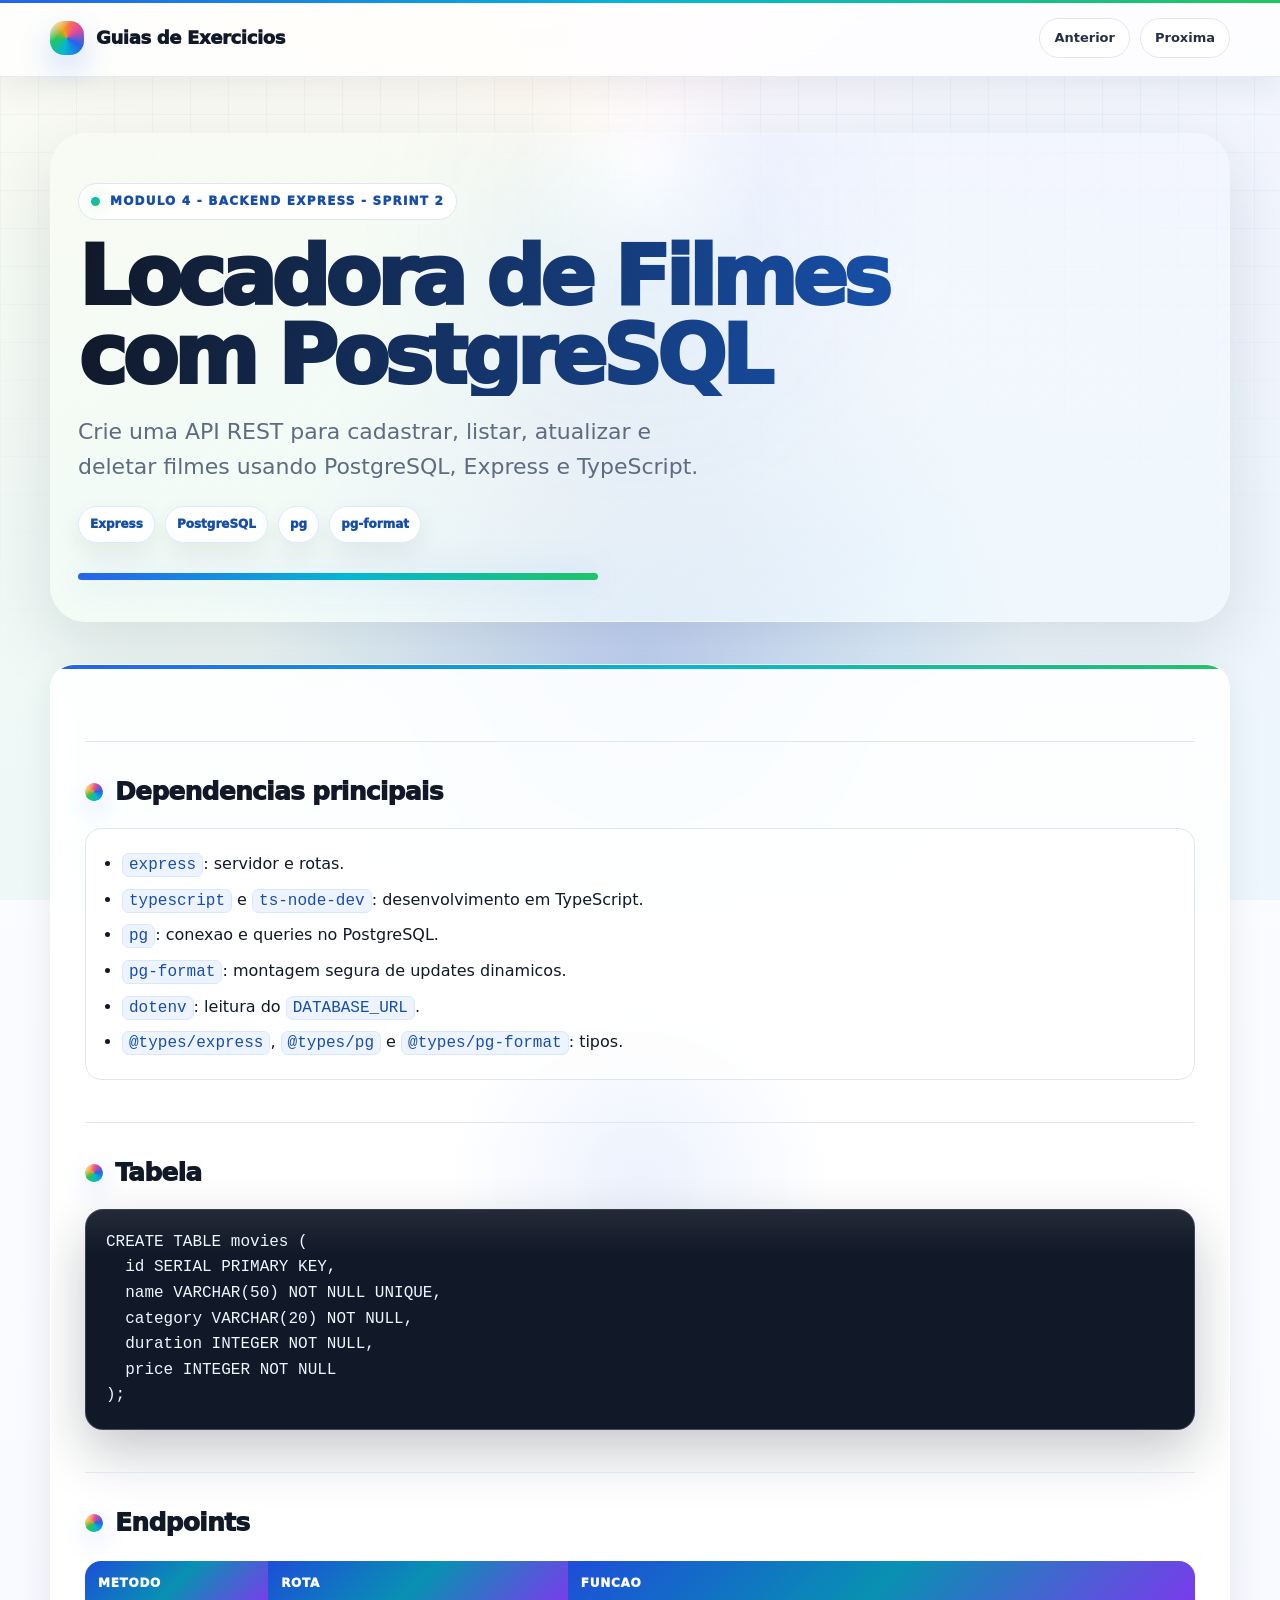
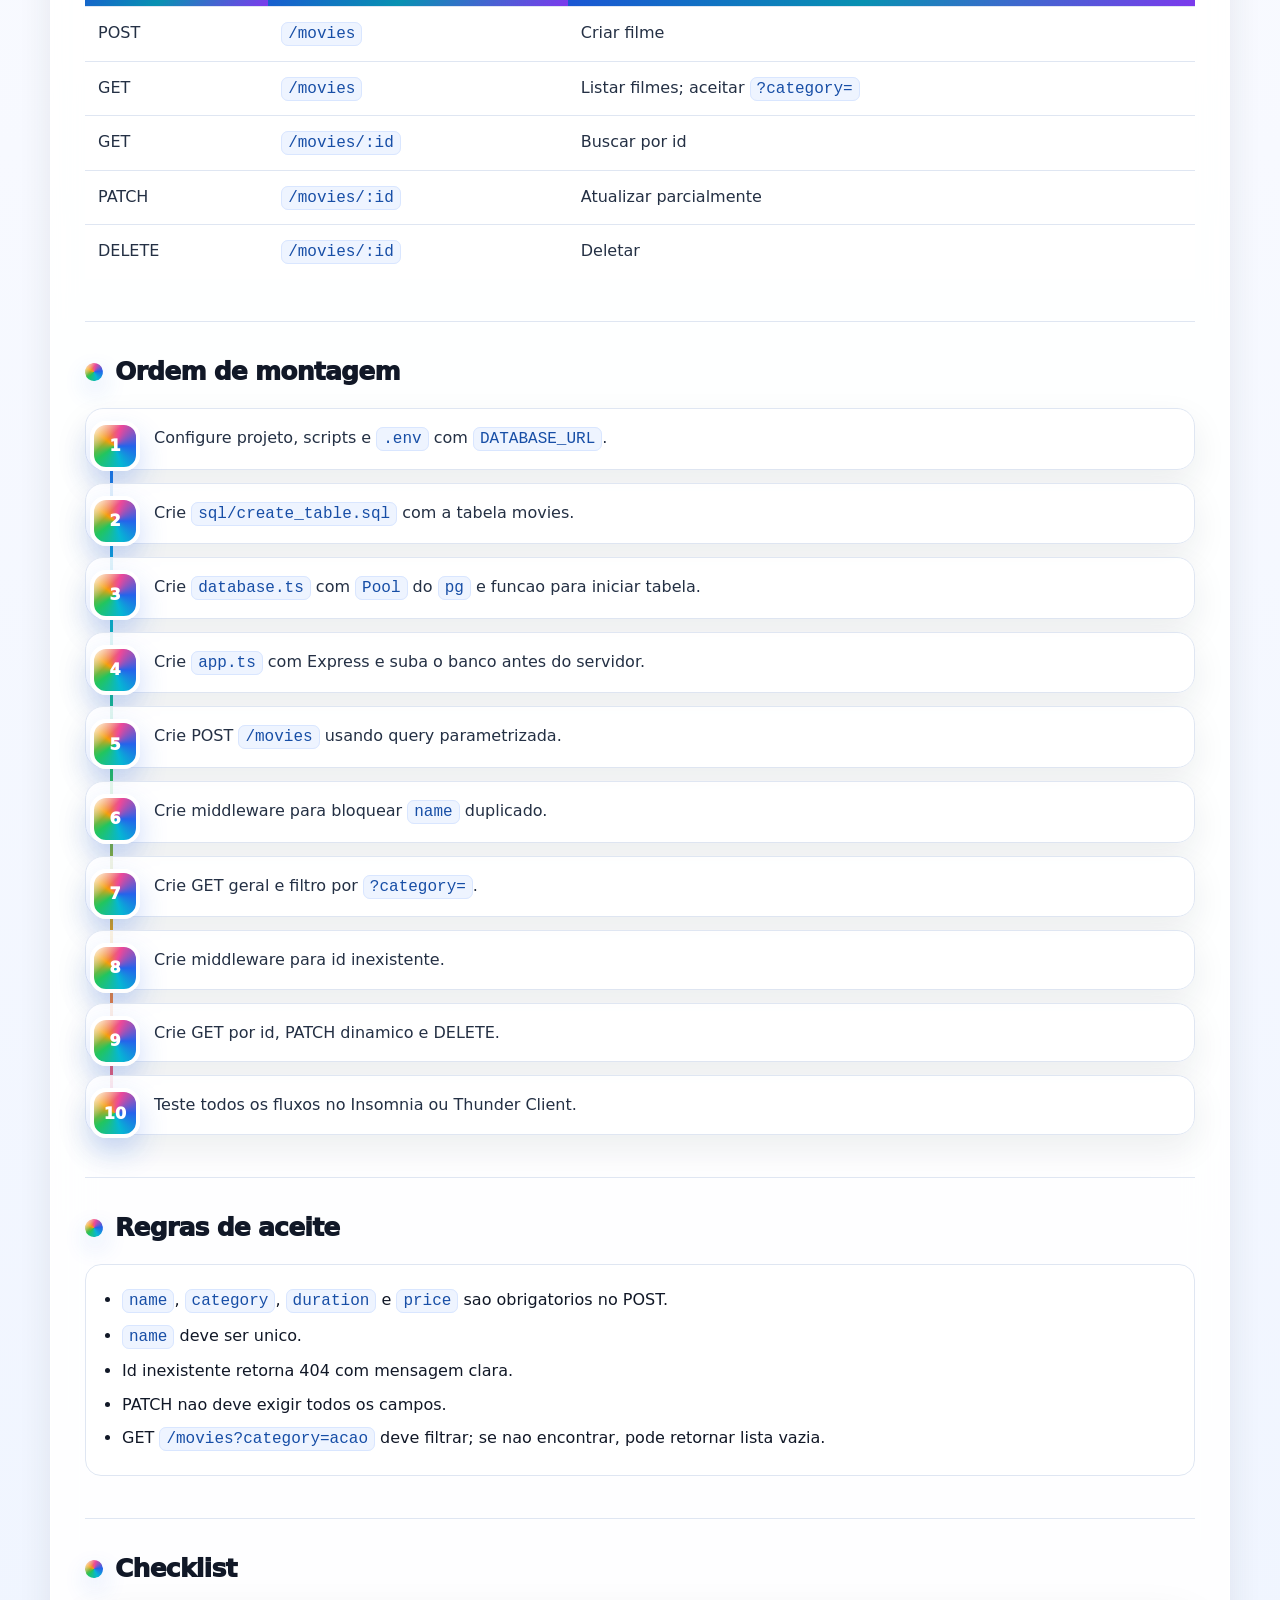
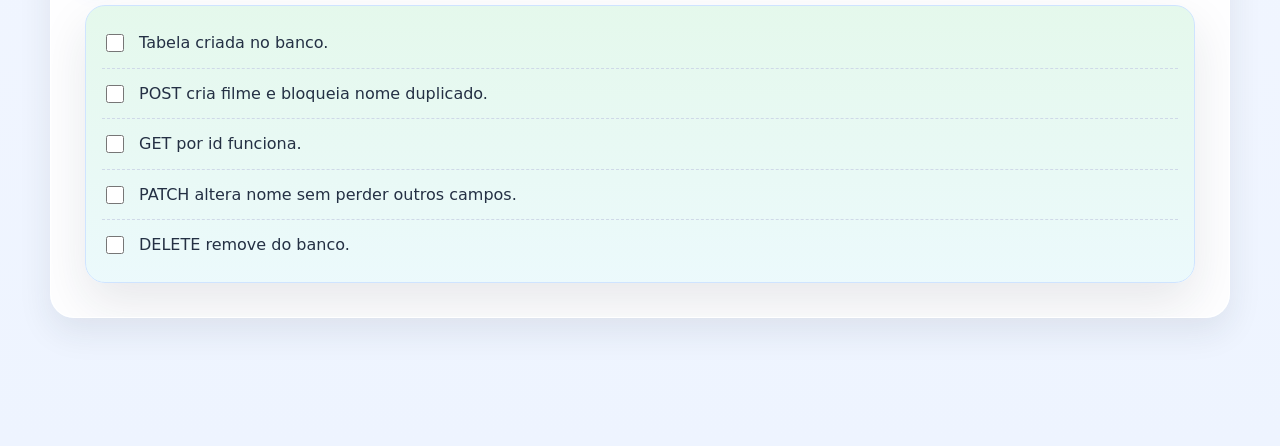
<file: modulo-4/s2-api-filmes-pg/index.html>
﻿<!doctype html>
<html lang="pt-BR">
  <head>
    <meta charset="UTF-8" />
    <meta name="viewport" content="width=device-width, initial-scale=1.0" />
    <title>M4 S2 - API Filmes PG</title>
    <link rel="stylesheet" href="../../assets/styles.css" />
  </head>
  <body>
    <header class="topbar"><div class="shell"><a class="brand" href="../../index.html">Guias de Exercicios</a><nav class="nav"><a href="../s1-api-mercado/index.html">Anterior</a><a href="../s3-kenzievelopers/index.html">Proxima</a></nav></div></header>
    <main class="shell">
      <section class="hero">
        <div class="eyebrow">Modulo 4 - Backend Express - Sprint 2</div>
        <h1>Locadora de Filmes com PostgreSQL</h1>
        <p class="lead">Crie uma API REST para cadastrar, listar, atualizar e deletar filmes usando PostgreSQL, Express e TypeScript.</p>
        <div class="tagrow"><span class="tag">Express</span><span class="tag">PostgreSQL</span><span class="tag">pg</span><span class="tag">pg-format</span></div>
      </section>
      <section class="content">
        <h2>Dependencias principais</h2>
        <ul>
          <li><code>express</code>: servidor e rotas.</li>
          <li><code>typescript</code> e <code>ts-node-dev</code>: desenvolvimento em TypeScript.</li>
          <li><code>pg</code>: conexao e queries no PostgreSQL.</li>
          <li><code>pg-format</code>: montagem segura de updates dinamicos.</li>
          <li><code>dotenv</code>: leitura do <code>DATABASE_URL</code>.</li>
          <li><code>@types/express</code>, <code>@types/pg</code> e <code>@types/pg-format</code>: tipos.</li>
        </ul>

        <h2>Tabela</h2>
        <pre><code>CREATE TABLE movies (
  id SERIAL PRIMARY KEY,
  name VARCHAR(50) NOT NULL UNIQUE,
  category VARCHAR(20) NOT NULL,
  duration INTEGER NOT NULL,
  price INTEGER NOT NULL
);</code></pre>

        <h2>Endpoints</h2>
        <table><thead><tr><th>Metodo</th><th>Rota</th><th>Funcao</th></tr></thead><tbody>
          <tr><td>POST</td><td><code>/movies</code></td><td>Criar filme</td></tr>
          <tr><td>GET</td><td><code>/movies</code></td><td>Listar filmes; aceitar <code>?category=</code></td></tr>
          <tr><td>GET</td><td><code>/movies/:id</code></td><td>Buscar por id</td></tr>
          <tr><td>PATCH</td><td><code>/movies/:id</code></td><td>Atualizar parcialmente</td></tr>
          <tr><td>DELETE</td><td><code>/movies/:id</code></td><td>Deletar</td></tr>
        </tbody></table>

        <h2>Ordem de montagem</h2>
        <ol class="steps">
          <li>Configure projeto, scripts e <code>.env</code> com <code>DATABASE_URL</code>.</li>
          <li>Crie <code>sql/create_table.sql</code> com a tabela movies.</li>
          <li>Crie <code>database.ts</code> com <code>Pool</code> do <code>pg</code> e funcao para iniciar tabela.</li>
          <li>Crie <code>app.ts</code> com Express e suba o banco antes do servidor.</li>
          <li>Crie POST <code>/movies</code> usando query parametrizada.</li>
          <li>Crie middleware para bloquear <code>name</code> duplicado.</li>
          <li>Crie GET geral e filtro por <code>?category=</code>.</li>
          <li>Crie middleware para id inexistente.</li>
          <li>Crie GET por id, PATCH dinamico e DELETE.</li>
          <li>Teste todos os fluxos no Insomnia ou Thunder Client.</li>
        </ol>

        <h2>Regras de aceite</h2>
        <ul>
          <li><code>name</code>, <code>category</code>, <code>duration</code> e <code>price</code> sao obrigatorios no POST.</li>
          <li><code>name</code> deve ser unico.</li>
          <li>Id inexistente retorna 404 com mensagem clara.</li>
          <li>PATCH nao deve exigir todos os campos.</li>
          <li>GET <code>/movies?category=acao</code> deve filtrar; se nao encontrar, pode retornar lista vazia.</li>
        </ul>

        <h2>Checklist</h2>
        <div class="checklist">
          <label><input type="checkbox" data-key="c1" />Tabela criada no banco.</label>
          <label><input type="checkbox" data-key="c2" />POST cria filme e bloqueia nome duplicado.</label>
          <label><input type="checkbox" data-key="c3" />GET por id funciona.</label>
          <label><input type="checkbox" data-key="c4" />PATCH altera nome sem perder outros campos.</label>
          <label><input type="checkbox" data-key="c5" />DELETE remove do banco.</label>
        </div>
      </section>
    </main>
    <script src="../../assets/app.js"></script>
  </body>
</html>
</file>
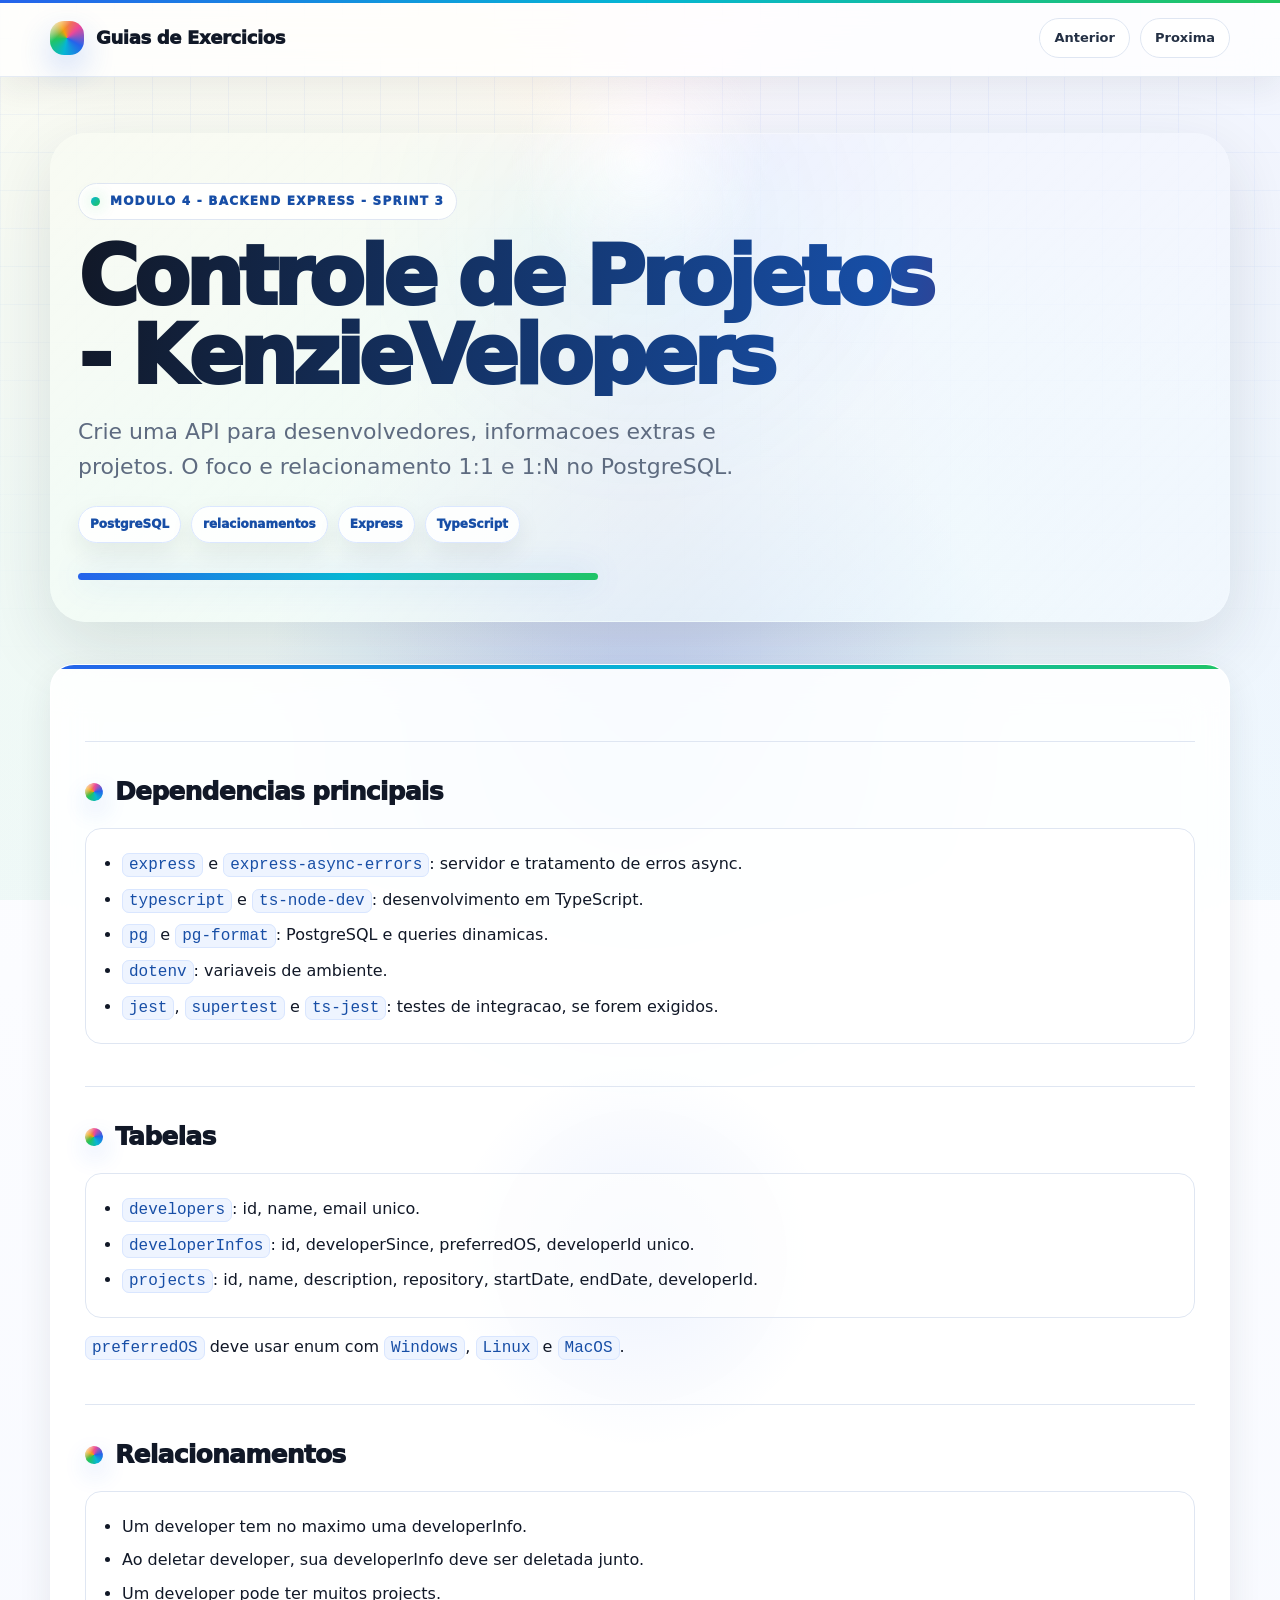
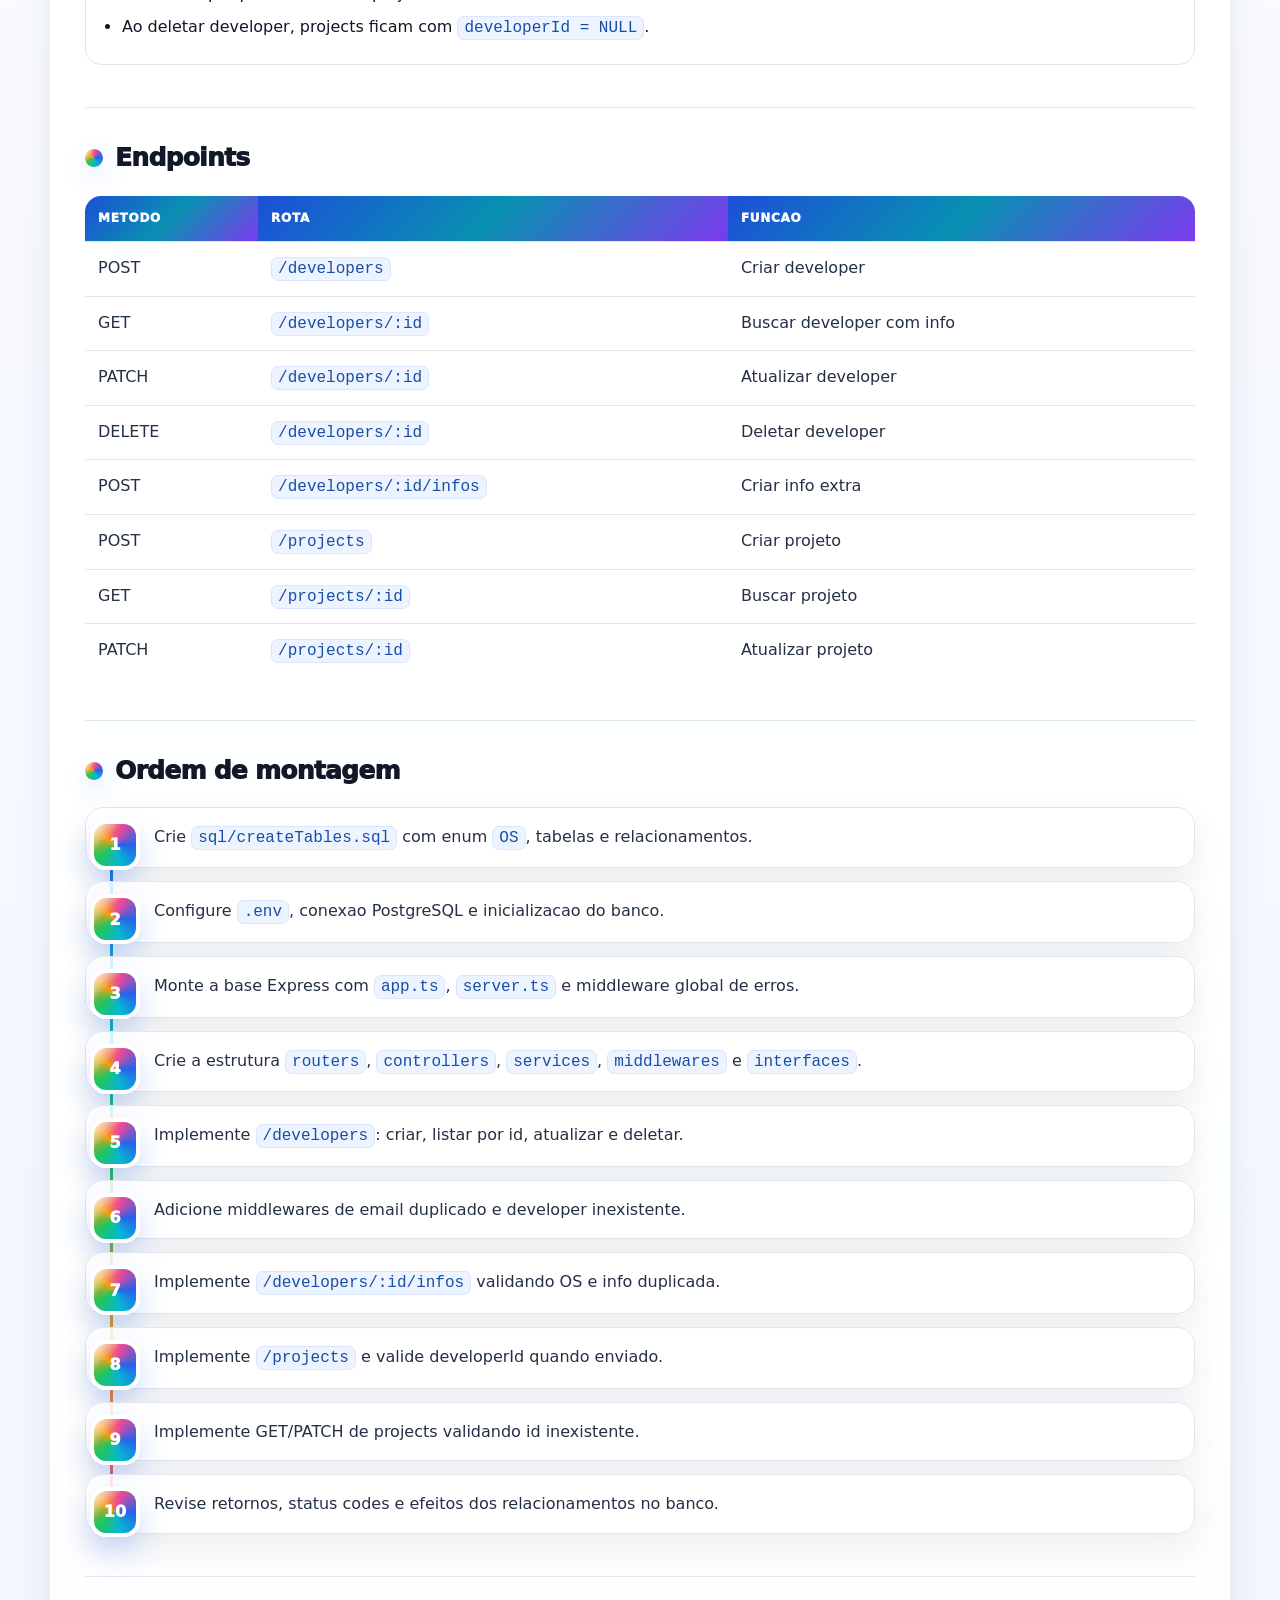
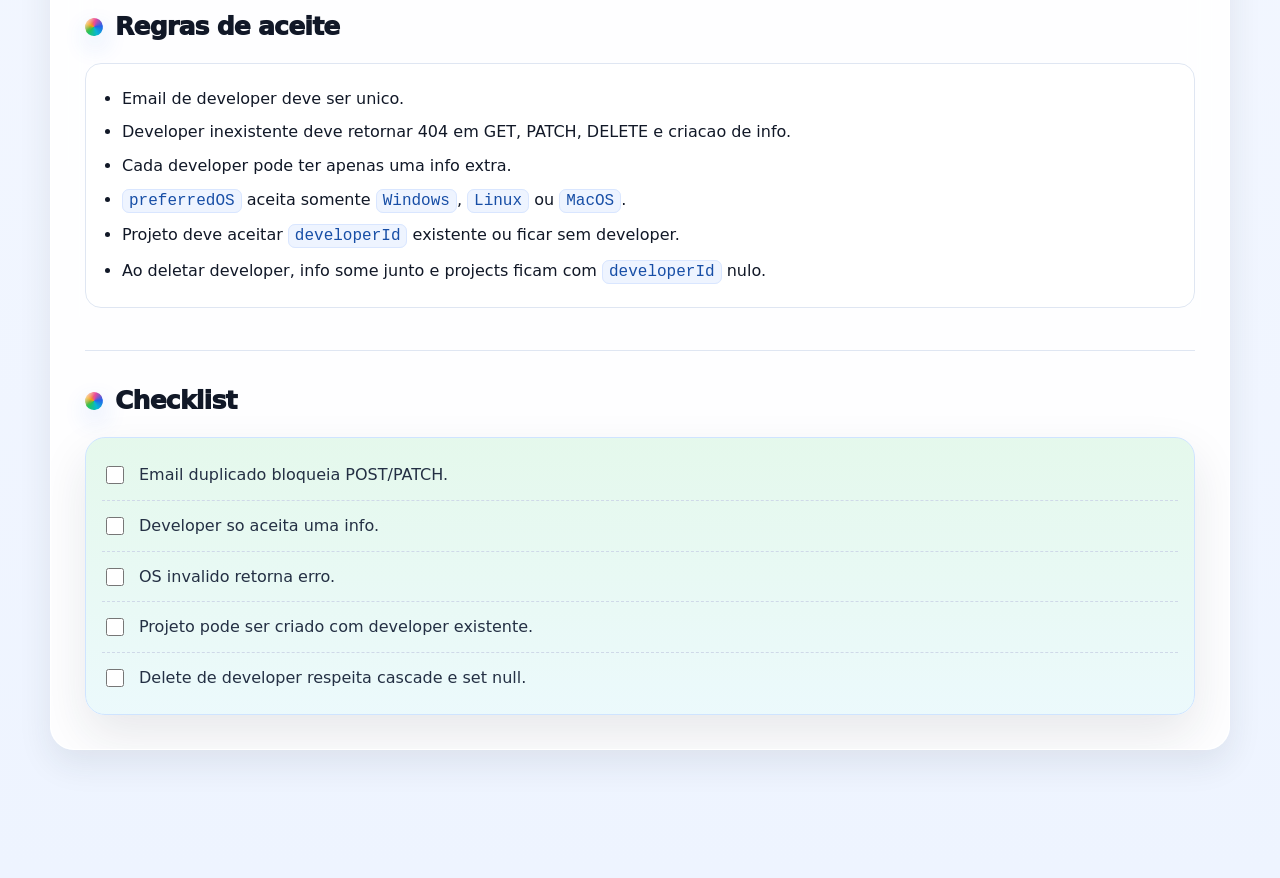
<file: modulo-4/s3-kenzievelopers/index.html>
﻿<!doctype html>
<html lang="pt-BR">
  <head>
    <meta charset="UTF-8" />
    <meta name="viewport" content="width=device-width, initial-scale=1.0" />
    <title>M4 S3 - KenzieVelopers</title>
    <link rel="stylesheet" href="../../assets/styles.css" />
  </head>
  <body>
    <header class="topbar"><div class="shell"><a class="brand" href="../../index.html">Guias de Exercicios</a><nav class="nav"><a href="../s2-api-filmes-pg/index.html">Anterior</a><a href="../s4-usuarios-cursos/index.html">Proxima</a></nav></div></header>
    <main class="shell">
      <section class="hero">
        <div class="eyebrow">Modulo 4 - Backend Express - Sprint 3</div>
        <h1>Controle de Projetos - KenzieVelopers</h1>
        <p class="lead">Crie uma API para desenvolvedores, informacoes extras e projetos. O foco e relacionamento 1:1 e 1:N no PostgreSQL.</p>
        <div class="tagrow"><span class="tag">PostgreSQL</span><span class="tag">relacionamentos</span><span class="tag">Express</span><span class="tag">TypeScript</span></div>
      </section>
      <section class="content">
        <h2>Dependencias principais</h2>
        <ul>
          <li><code>express</code> e <code>express-async-errors</code>: servidor e tratamento de erros async.</li>
          <li><code>typescript</code> e <code>ts-node-dev</code>: desenvolvimento em TypeScript.</li>
          <li><code>pg</code> e <code>pg-format</code>: PostgreSQL e queries dinamicas.</li>
          <li><code>dotenv</code>: variaveis de ambiente.</li>
          <li><code>jest</code>, <code>supertest</code> e <code>ts-jest</code>: testes de integracao, se forem exigidos.</li>
        </ul>

        <h2>Tabelas</h2>
        <ul>
          <li><code>developers</code>: id, name, email unico.</li>
          <li><code>developerInfos</code>: id, developerSince, preferredOS, developerId unico.</li>
          <li><code>projects</code>: id, name, description, repository, startDate, endDate, developerId.</li>
        </ul>
        <p><code>preferredOS</code> deve usar enum com <code>Windows</code>, <code>Linux</code> e <code>MacOS</code>.</p>

        <h2>Relacionamentos</h2>
        <ul>
          <li>Um developer tem no maximo uma developerInfo.</li>
          <li>Ao deletar developer, sua developerInfo deve ser deletada junto.</li>
          <li>Um developer pode ter muitos projects.</li>
          <li>Ao deletar developer, projects ficam com <code>developerId = NULL</code>.</li>
        </ul>

        <h2>Endpoints</h2>
        <table><thead><tr><th>Metodo</th><th>Rota</th><th>Funcao</th></tr></thead><tbody>
          <tr><td>POST</td><td><code>/developers</code></td><td>Criar developer</td></tr>
          <tr><td>GET</td><td><code>/developers/:id</code></td><td>Buscar developer com info</td></tr>
          <tr><td>PATCH</td><td><code>/developers/:id</code></td><td>Atualizar developer</td></tr>
          <tr><td>DELETE</td><td><code>/developers/:id</code></td><td>Deletar developer</td></tr>
          <tr><td>POST</td><td><code>/developers/:id/infos</code></td><td>Criar info extra</td></tr>
          <tr><td>POST</td><td><code>/projects</code></td><td>Criar projeto</td></tr>
          <tr><td>GET</td><td><code>/projects/:id</code></td><td>Buscar projeto</td></tr>
          <tr><td>PATCH</td><td><code>/projects/:id</code></td><td>Atualizar projeto</td></tr>
        </tbody></table>

        <h2>Ordem de montagem</h2>
        <ol class="steps">
          <li>Crie <code>sql/createTables.sql</code> com enum <code>OS</code>, tabelas e relacionamentos.</li>
          <li>Configure <code>.env</code>, conexao PostgreSQL e inicializacao do banco.</li>
          <li>Monte a base Express com <code>app.ts</code>, <code>server.ts</code> e middleware global de erros.</li>
          <li>Crie a estrutura <code>routers</code>, <code>controllers</code>, <code>services</code>, <code>middlewares</code> e <code>interfaces</code>.</li>
          <li>Implemente <code>/developers</code>: criar, listar por id, atualizar e deletar.</li>
          <li>Adicione middlewares de email duplicado e developer inexistente.</li>
          <li>Implemente <code>/developers/:id/infos</code> validando OS e info duplicada.</li>
          <li>Implemente <code>/projects</code> e valide developerId quando enviado.</li>
          <li>Implemente GET/PATCH de projects validando id inexistente.</li>
          <li>Revise retornos, status codes e efeitos dos relacionamentos no banco.</li>
        </ol>

        <h2>Regras de aceite</h2>
        <ul>
          <li>Email de developer deve ser unico.</li>
          <li>Developer inexistente deve retornar 404 em GET, PATCH, DELETE e criacao de info.</li>
          <li>Cada developer pode ter apenas uma info extra.</li>
          <li><code>preferredOS</code> aceita somente <code>Windows</code>, <code>Linux</code> ou <code>MacOS</code>.</li>
          <li>Projeto deve aceitar <code>developerId</code> existente ou ficar sem developer.</li>
          <li>Ao deletar developer, info some junto e projects ficam com <code>developerId</code> nulo.</li>
        </ul>

        <h2>Checklist</h2>
        <div class="checklist">
          <label><input type="checkbox" data-key="c1" />Email duplicado bloqueia POST/PATCH.</label>
          <label><input type="checkbox" data-key="c2" />Developer so aceita uma info.</label>
          <label><input type="checkbox" data-key="c3" />OS invalido retorna erro.</label>
          <label><input type="checkbox" data-key="c4" />Projeto pode ser criado com developer existente.</label>
          <label><input type="checkbox" data-key="c5" />Delete de developer respeita cascade e set null.</label>
        </div>
      </section>
    </main>
    <script src="../../assets/app.js"></script>
  </body>
</html>
</file>
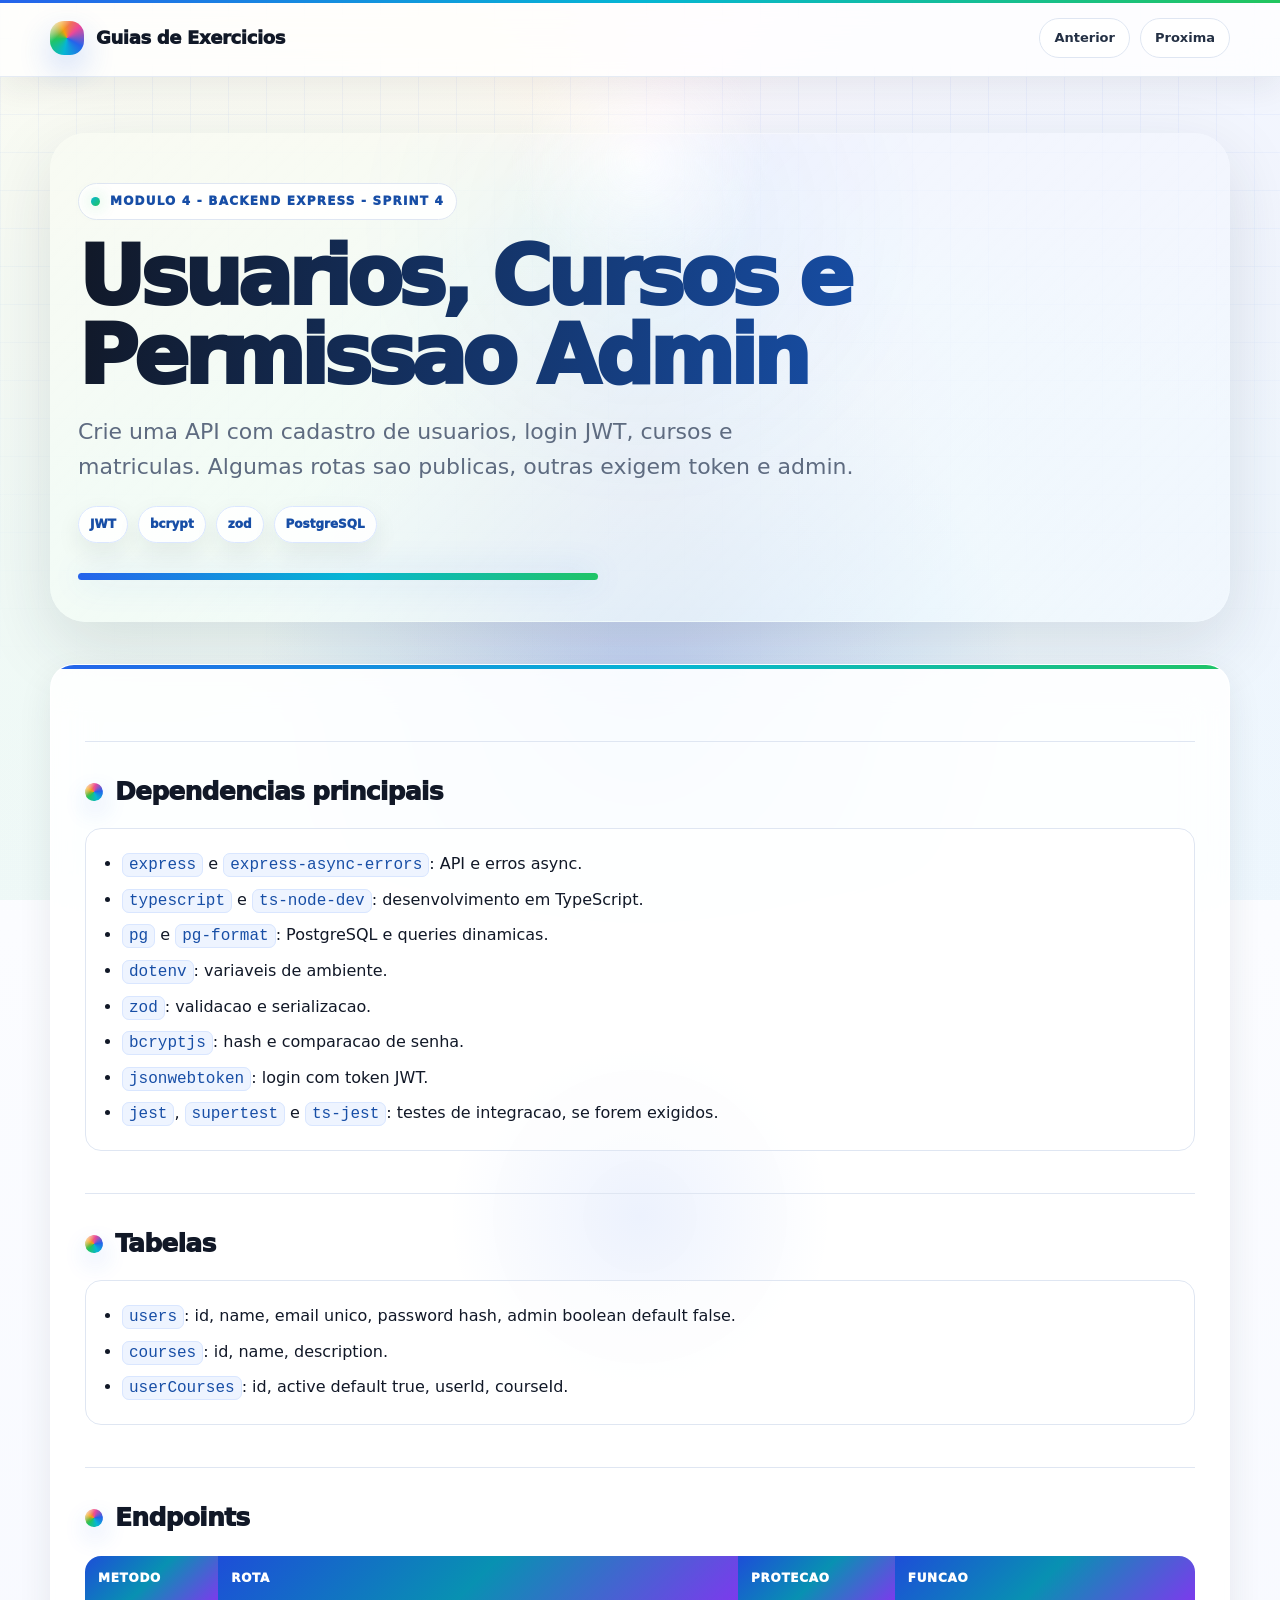
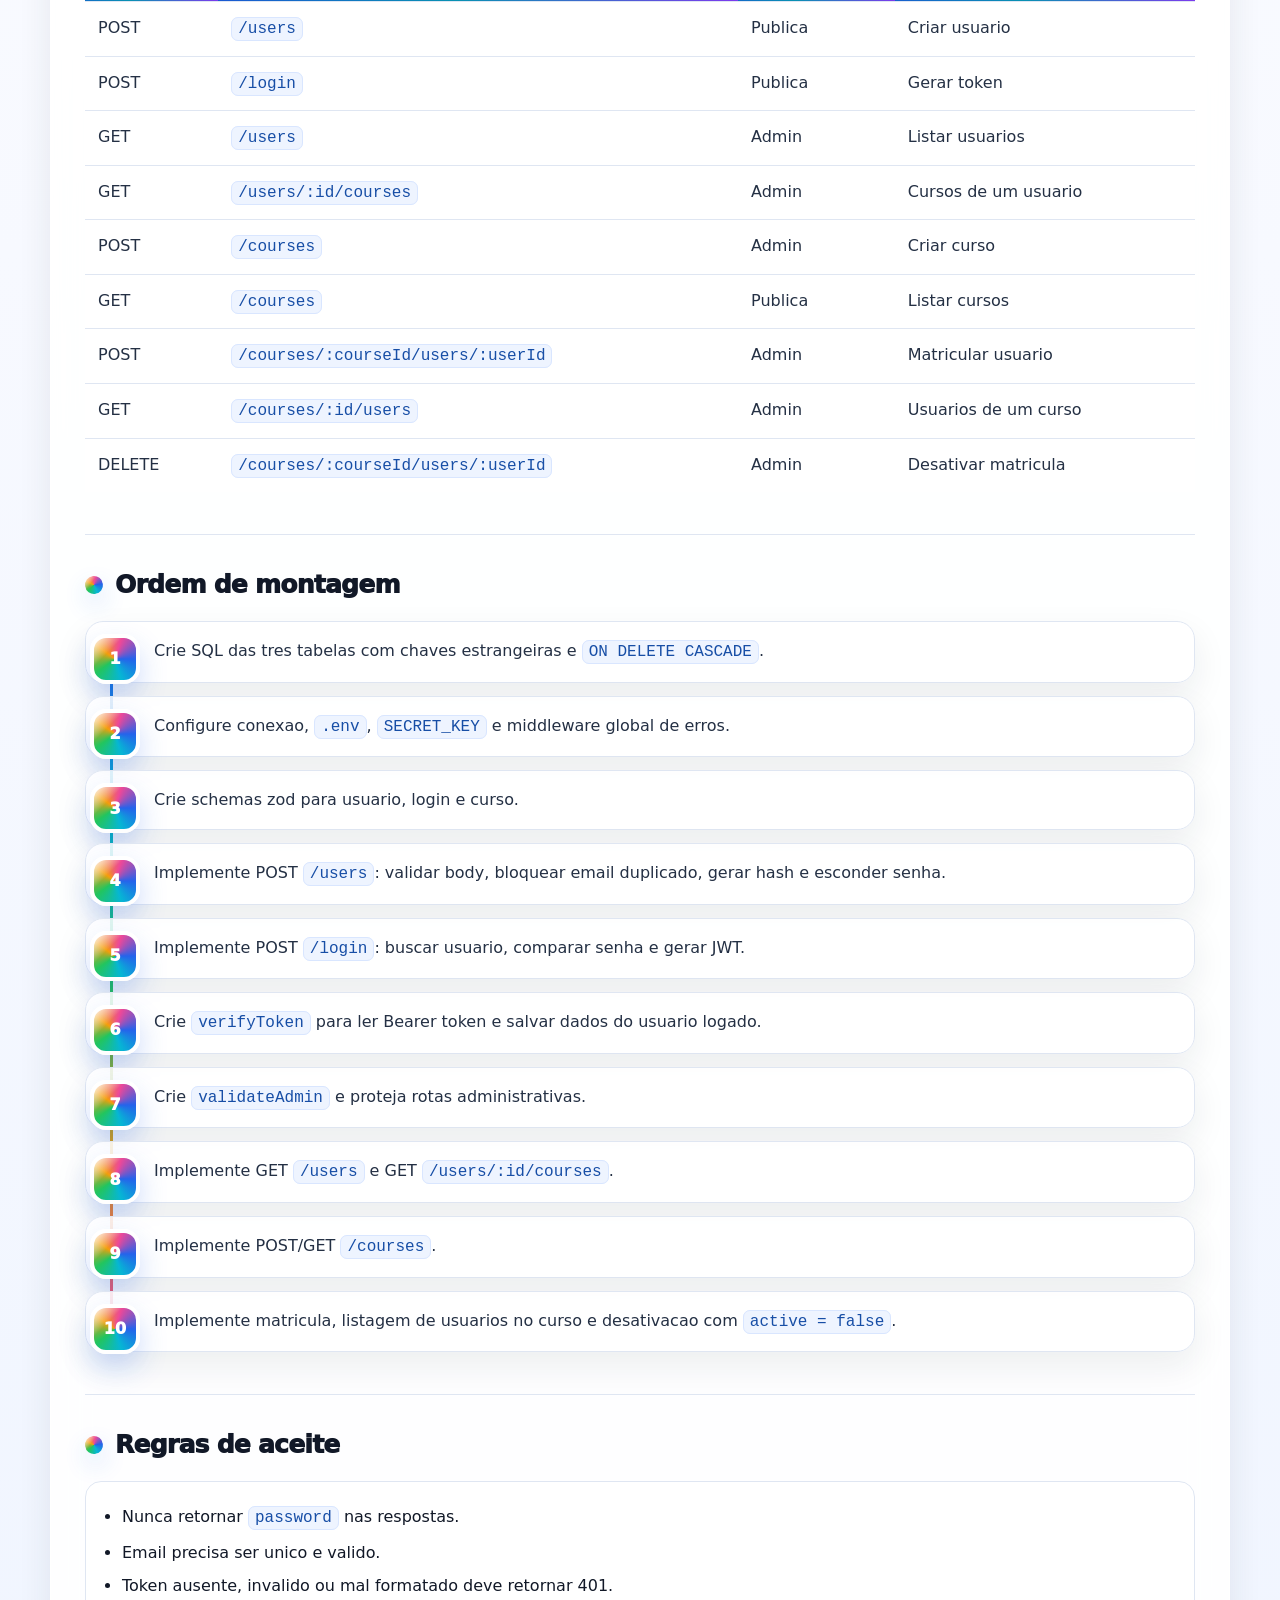
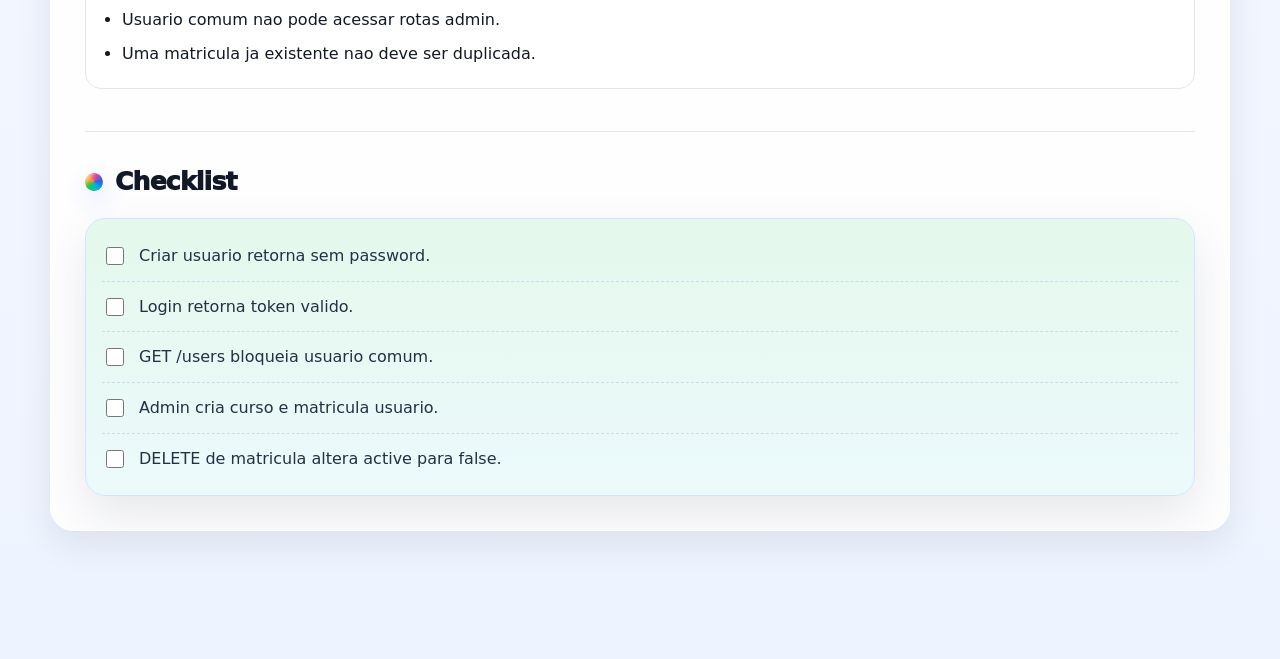
<file: modulo-4/s4-usuarios-cursos/index.html>
﻿<!doctype html>
<html lang="pt-BR">
  <head>
    <meta charset="UTF-8" />
    <meta name="viewport" content="width=device-width, initial-scale=1.0" />
    <title>M4 S4 - Usuarios e Cursos</title>
    <link rel="stylesheet" href="../../assets/styles.css" />
  </head>
  <body>
    <header class="topbar"><div class="shell"><a class="brand" href="../../index.html">Guias de Exercicios</a><nav class="nav"><a href="../s3-kenzievelopers/index.html">Anterior</a><a href="../s5-filmes-typeorm/index.html">Proxima</a></nav></div></header>
    <main class="shell">
      <section class="hero">
        <div class="eyebrow">Modulo 4 - Backend Express - Sprint 4</div>
        <h1>Usuarios, Cursos e Permissao Admin</h1>
        <p class="lead">Crie uma API com cadastro de usuarios, login JWT, cursos e matriculas. Algumas rotas sao publicas, outras exigem token e admin.</p>
        <div class="tagrow"><span class="tag">JWT</span><span class="tag">bcrypt</span><span class="tag">zod</span><span class="tag">PostgreSQL</span></div>
      </section>
      <section class="content">
        <h2>Dependencias principais</h2>
        <ul>
          <li><code>express</code> e <code>express-async-errors</code>: API e erros async.</li>
          <li><code>typescript</code> e <code>ts-node-dev</code>: desenvolvimento em TypeScript.</li>
          <li><code>pg</code> e <code>pg-format</code>: PostgreSQL e queries dinamicas.</li>
          <li><code>dotenv</code>: variaveis de ambiente.</li>
          <li><code>zod</code>: validacao e serializacao.</li>
          <li><code>bcryptjs</code>: hash e comparacao de senha.</li>
          <li><code>jsonwebtoken</code>: login com token JWT.</li>
          <li><code>jest</code>, <code>supertest</code> e <code>ts-jest</code>: testes de integracao, se forem exigidos.</li>
        </ul>

        <h2>Tabelas</h2>
        <ul>
          <li><code>users</code>: id, name, email unico, password hash, admin boolean default false.</li>
          <li><code>courses</code>: id, name, description.</li>
          <li><code>userCourses</code>: id, active default true, userId, courseId.</li>
        </ul>

        <h2>Endpoints</h2>
        <table><thead><tr><th>Metodo</th><th>Rota</th><th>Protecao</th><th>Funcao</th></tr></thead><tbody>
          <tr><td>POST</td><td><code>/users</code></td><td>Publica</td><td>Criar usuario</td></tr>
          <tr><td>POST</td><td><code>/login</code></td><td>Publica</td><td>Gerar token</td></tr>
          <tr><td>GET</td><td><code>/users</code></td><td>Admin</td><td>Listar usuarios</td></tr>
          <tr><td>GET</td><td><code>/users/:id/courses</code></td><td>Admin</td><td>Cursos de um usuario</td></tr>
          <tr><td>POST</td><td><code>/courses</code></td><td>Admin</td><td>Criar curso</td></tr>
          <tr><td>GET</td><td><code>/courses</code></td><td>Publica</td><td>Listar cursos</td></tr>
          <tr><td>POST</td><td><code>/courses/:courseId/users/:userId</code></td><td>Admin</td><td>Matricular usuario</td></tr>
          <tr><td>GET</td><td><code>/courses/:id/users</code></td><td>Admin</td><td>Usuarios de um curso</td></tr>
          <tr><td>DELETE</td><td><code>/courses/:courseId/users/:userId</code></td><td>Admin</td><td>Desativar matricula</td></tr>
        </tbody></table>

        <h2>Ordem de montagem</h2>
        <ol class="steps">
          <li>Crie SQL das tres tabelas com chaves estrangeiras e <code>ON DELETE CASCADE</code>.</li>
          <li>Configure conexao, <code>.env</code>, <code>SECRET_KEY</code> e middleware global de erros.</li>
          <li>Crie schemas zod para usuario, login e curso.</li>
          <li>Implemente POST <code>/users</code>: validar body, bloquear email duplicado, gerar hash e esconder senha.</li>
          <li>Implemente POST <code>/login</code>: buscar usuario, comparar senha e gerar JWT.</li>
          <li>Crie <code>verifyToken</code> para ler Bearer token e salvar dados do usuario logado.</li>
          <li>Crie <code>validateAdmin</code> e proteja rotas administrativas.</li>
          <li>Implemente GET <code>/users</code> e GET <code>/users/:id/courses</code>.</li>
          <li>Implemente POST/GET <code>/courses</code>.</li>
          <li>Implemente matricula, listagem de usuarios no curso e desativacao com <code>active = false</code>.</li>
        </ol>

        <h2>Regras de aceite</h2>
        <ul>
          <li>Nunca retornar <code>password</code> nas respostas.</li>
          <li>Email precisa ser unico e valido.</li>
          <li>Token ausente, invalido ou mal formatado deve retornar 401.</li>
          <li>Usuario comum nao pode acessar rotas admin.</li>
          <li>Uma matricula ja existente nao deve ser duplicada.</li>
        </ul>

        <h2>Checklist</h2>
        <div class="checklist">
          <label><input type="checkbox" data-key="c1" />Criar usuario retorna sem password.</label>
          <label><input type="checkbox" data-key="c2" />Login retorna token valido.</label>
          <label><input type="checkbox" data-key="c3" />GET /users bloqueia usuario comum.</label>
          <label><input type="checkbox" data-key="c4" />Admin cria curso e matricula usuario.</label>
          <label><input type="checkbox" data-key="c5" />DELETE de matricula altera active para false.</label>
        </div>
      </section>
    </main>
    <script src="../../assets/app.js"></script>
  </body>
</html>
</file>
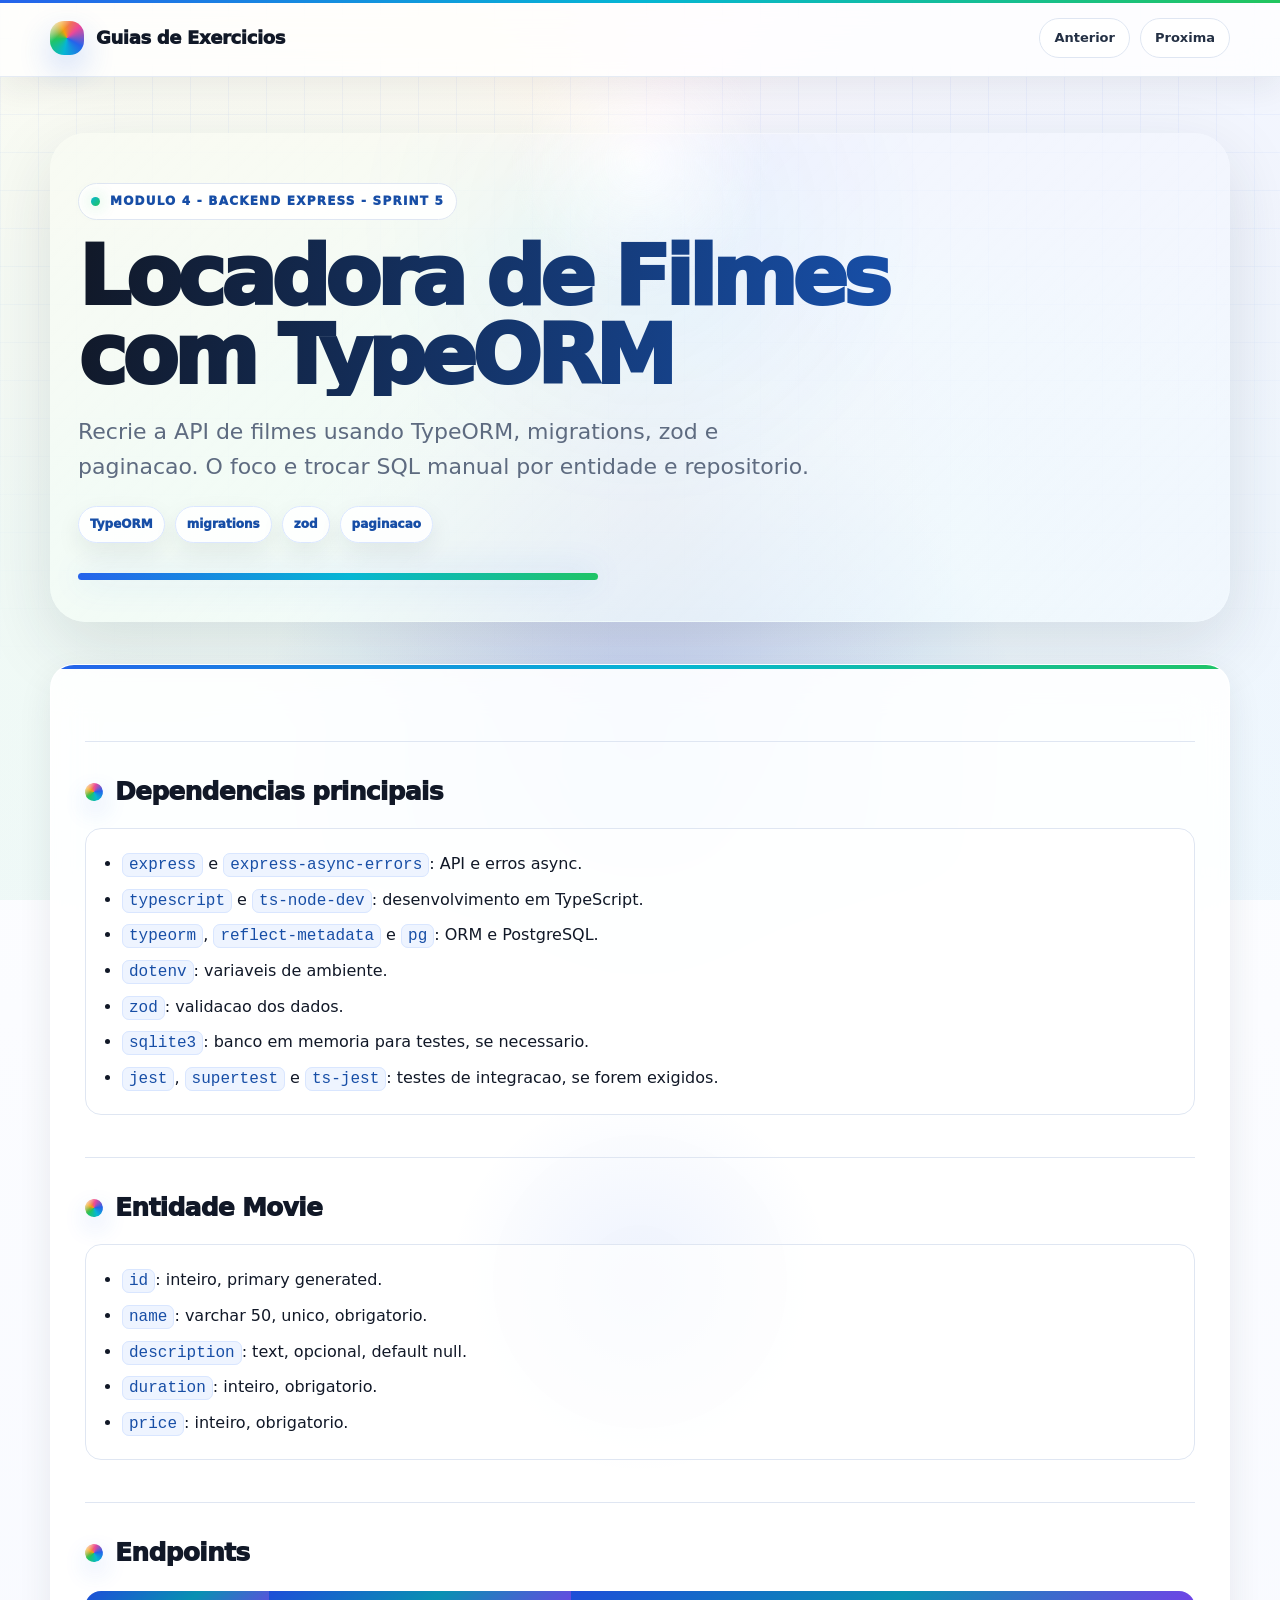
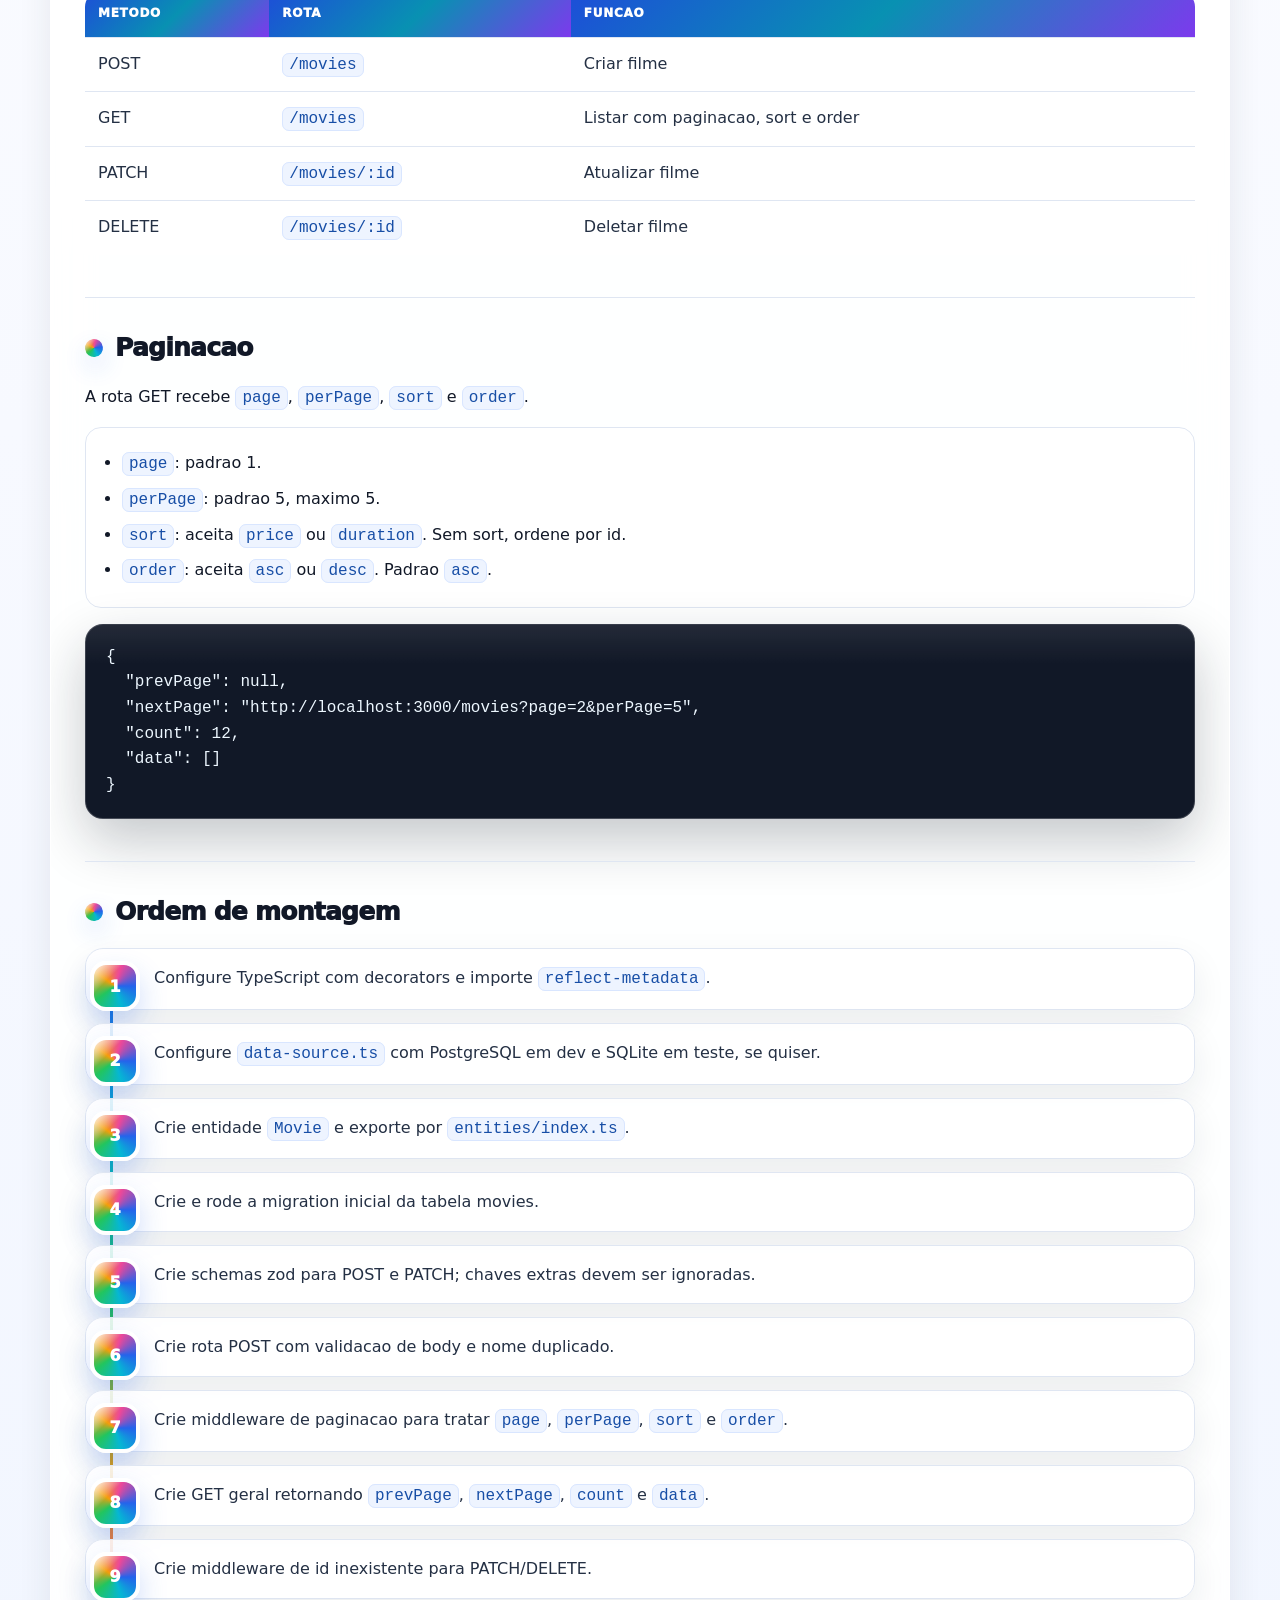
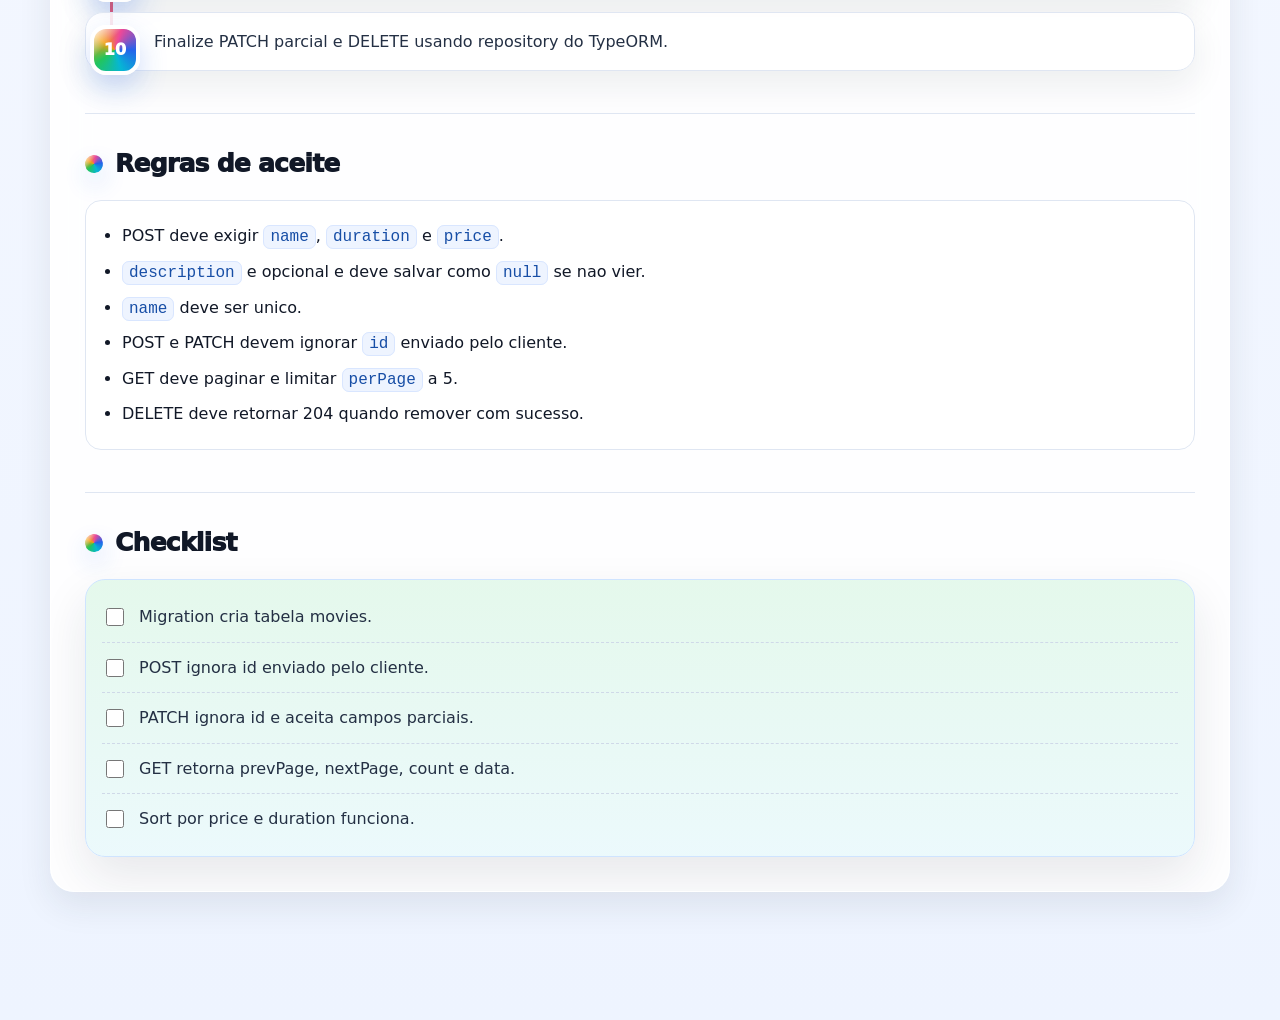
<file: modulo-4/s5-filmes-typeorm/index.html>
﻿<!doctype html>
<html lang="pt-BR">
  <head>
    <meta charset="UTF-8" />
    <meta name="viewport" content="width=device-width, initial-scale=1.0" />
    <title>M4 S5 - Filmes TypeORM</title>
    <link rel="stylesheet" href="../../assets/styles.css" />
  </head>
  <body>
    <header class="topbar"><div class="shell"><a class="brand" href="../../index.html">Guias de Exercicios</a><nav class="nav"><a href="../s4-usuarios-cursos/index.html">Anterior</a><a href="../s6-kimoveis/index.html">Proxima</a></nav></div></header>
    <main class="shell">
      <section class="hero">
        <div class="eyebrow">Modulo 4 - Backend Express - Sprint 5</div>
        <h1>Locadora de Filmes com TypeORM</h1>
        <p class="lead">Recrie a API de filmes usando TypeORM, migrations, zod e paginacao. O foco e trocar SQL manual por entidade e repositorio.</p>
        <div class="tagrow"><span class="tag">TypeORM</span><span class="tag">migrations</span><span class="tag">zod</span><span class="tag">paginacao</span></div>
      </section>
      <section class="content">
        <h2>Dependencias principais</h2>
        <ul>
          <li><code>express</code> e <code>express-async-errors</code>: API e erros async.</li>
          <li><code>typescript</code> e <code>ts-node-dev</code>: desenvolvimento em TypeScript.</li>
          <li><code>typeorm</code>, <code>reflect-metadata</code> e <code>pg</code>: ORM e PostgreSQL.</li>
          <li><code>dotenv</code>: variaveis de ambiente.</li>
          <li><code>zod</code>: validacao dos dados.</li>
          <li><code>sqlite3</code>: banco em memoria para testes, se necessario.</li>
          <li><code>jest</code>, <code>supertest</code> e <code>ts-jest</code>: testes de integracao, se forem exigidos.</li>
        </ul>

        <h2>Entidade Movie</h2>
        <ul>
          <li><code>id</code>: inteiro, primary generated.</li>
          <li><code>name</code>: varchar 50, unico, obrigatorio.</li>
          <li><code>description</code>: text, opcional, default null.</li>
          <li><code>duration</code>: inteiro, obrigatorio.</li>
          <li><code>price</code>: inteiro, obrigatorio.</li>
        </ul>

        <h2>Endpoints</h2>
        <table><thead><tr><th>Metodo</th><th>Rota</th><th>Funcao</th></tr></thead><tbody>
          <tr><td>POST</td><td><code>/movies</code></td><td>Criar filme</td></tr>
          <tr><td>GET</td><td><code>/movies</code></td><td>Listar com paginacao, sort e order</td></tr>
          <tr><td>PATCH</td><td><code>/movies/:id</code></td><td>Atualizar filme</td></tr>
          <tr><td>DELETE</td><td><code>/movies/:id</code></td><td>Deletar filme</td></tr>
        </tbody></table>

        <h2>Paginacao</h2>
        <p>A rota GET recebe <code>page</code>, <code>perPage</code>, <code>sort</code> e <code>order</code>.</p>
        <ul>
          <li><code>page</code>: padrao 1.</li>
          <li><code>perPage</code>: padrao 5, maximo 5.</li>
          <li><code>sort</code>: aceita <code>price</code> ou <code>duration</code>. Sem sort, ordene por id.</li>
          <li><code>order</code>: aceita <code>asc</code> ou <code>desc</code>. Padrao <code>asc</code>.</li>
        </ul>
        <pre><code>{
  "prevPage": null,
  "nextPage": "http://localhost:3000/movies?page=2&perPage=5",
  "count": 12,
  "data": []
}</code></pre>

        <h2>Ordem de montagem</h2>
        <ol class="steps">
          <li>Configure TypeScript com decorators e importe <code>reflect-metadata</code>.</li>
          <li>Configure <code>data-source.ts</code> com PostgreSQL em dev e SQLite em teste, se quiser.</li>
          <li>Crie entidade <code>Movie</code> e exporte por <code>entities/index.ts</code>.</li>
          <li>Crie e rode a migration inicial da tabela movies.</li>
          <li>Crie schemas zod para POST e PATCH; chaves extras devem ser ignoradas.</li>
          <li>Crie rota POST com validacao de body e nome duplicado.</li>
          <li>Crie middleware de paginacao para tratar <code>page</code>, <code>perPage</code>, <code>sort</code> e <code>order</code>.</li>
          <li>Crie GET geral retornando <code>prevPage</code>, <code>nextPage</code>, <code>count</code> e <code>data</code>.</li>
          <li>Crie middleware de id inexistente para PATCH/DELETE.</li>
          <li>Finalize PATCH parcial e DELETE usando repository do TypeORM.</li>
        </ol>

        <h2>Regras de aceite</h2>
        <ul>
          <li>POST deve exigir <code>name</code>, <code>duration</code> e <code>price</code>.</li>
          <li><code>description</code> e opcional e deve salvar como <code>null</code> se nao vier.</li>
          <li><code>name</code> deve ser unico.</li>
          <li>POST e PATCH devem ignorar <code>id</code> enviado pelo cliente.</li>
          <li>GET deve paginar e limitar <code>perPage</code> a 5.</li>
          <li>DELETE deve retornar 204 quando remover com sucesso.</li>
        </ul>

        <h2>Checklist</h2>
        <div class="checklist">
          <label><input type="checkbox" data-key="c1" />Migration cria tabela movies.</label>
          <label><input type="checkbox" data-key="c2" />POST ignora id enviado pelo cliente.</label>
          <label><input type="checkbox" data-key="c3" />PATCH ignora id e aceita campos parciais.</label>
          <label><input type="checkbox" data-key="c4" />GET retorna prevPage, nextPage, count e data.</label>
          <label><input type="checkbox" data-key="c5" />Sort por price e duration funciona.</label>
        </div>
      </section>
    </main>
    <script src="../../assets/app.js"></script>
  </body>
</html>
</file>
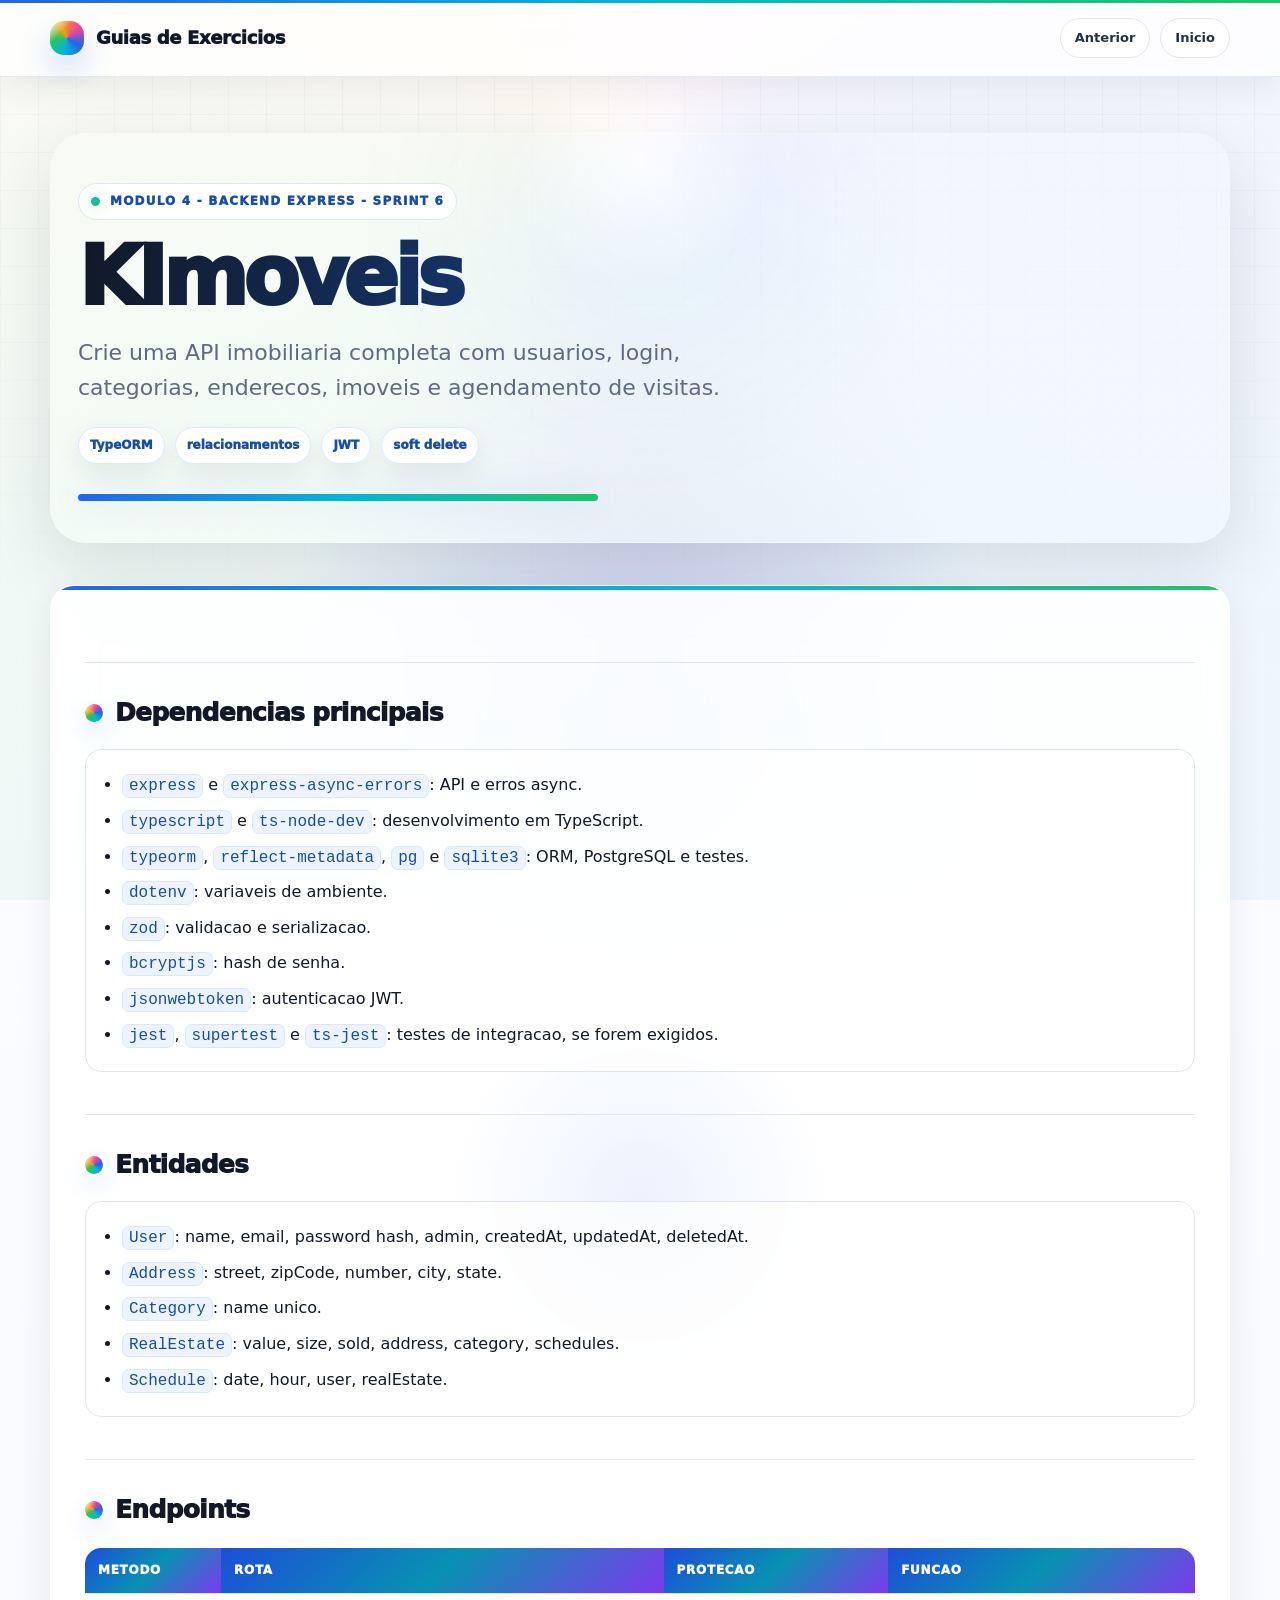
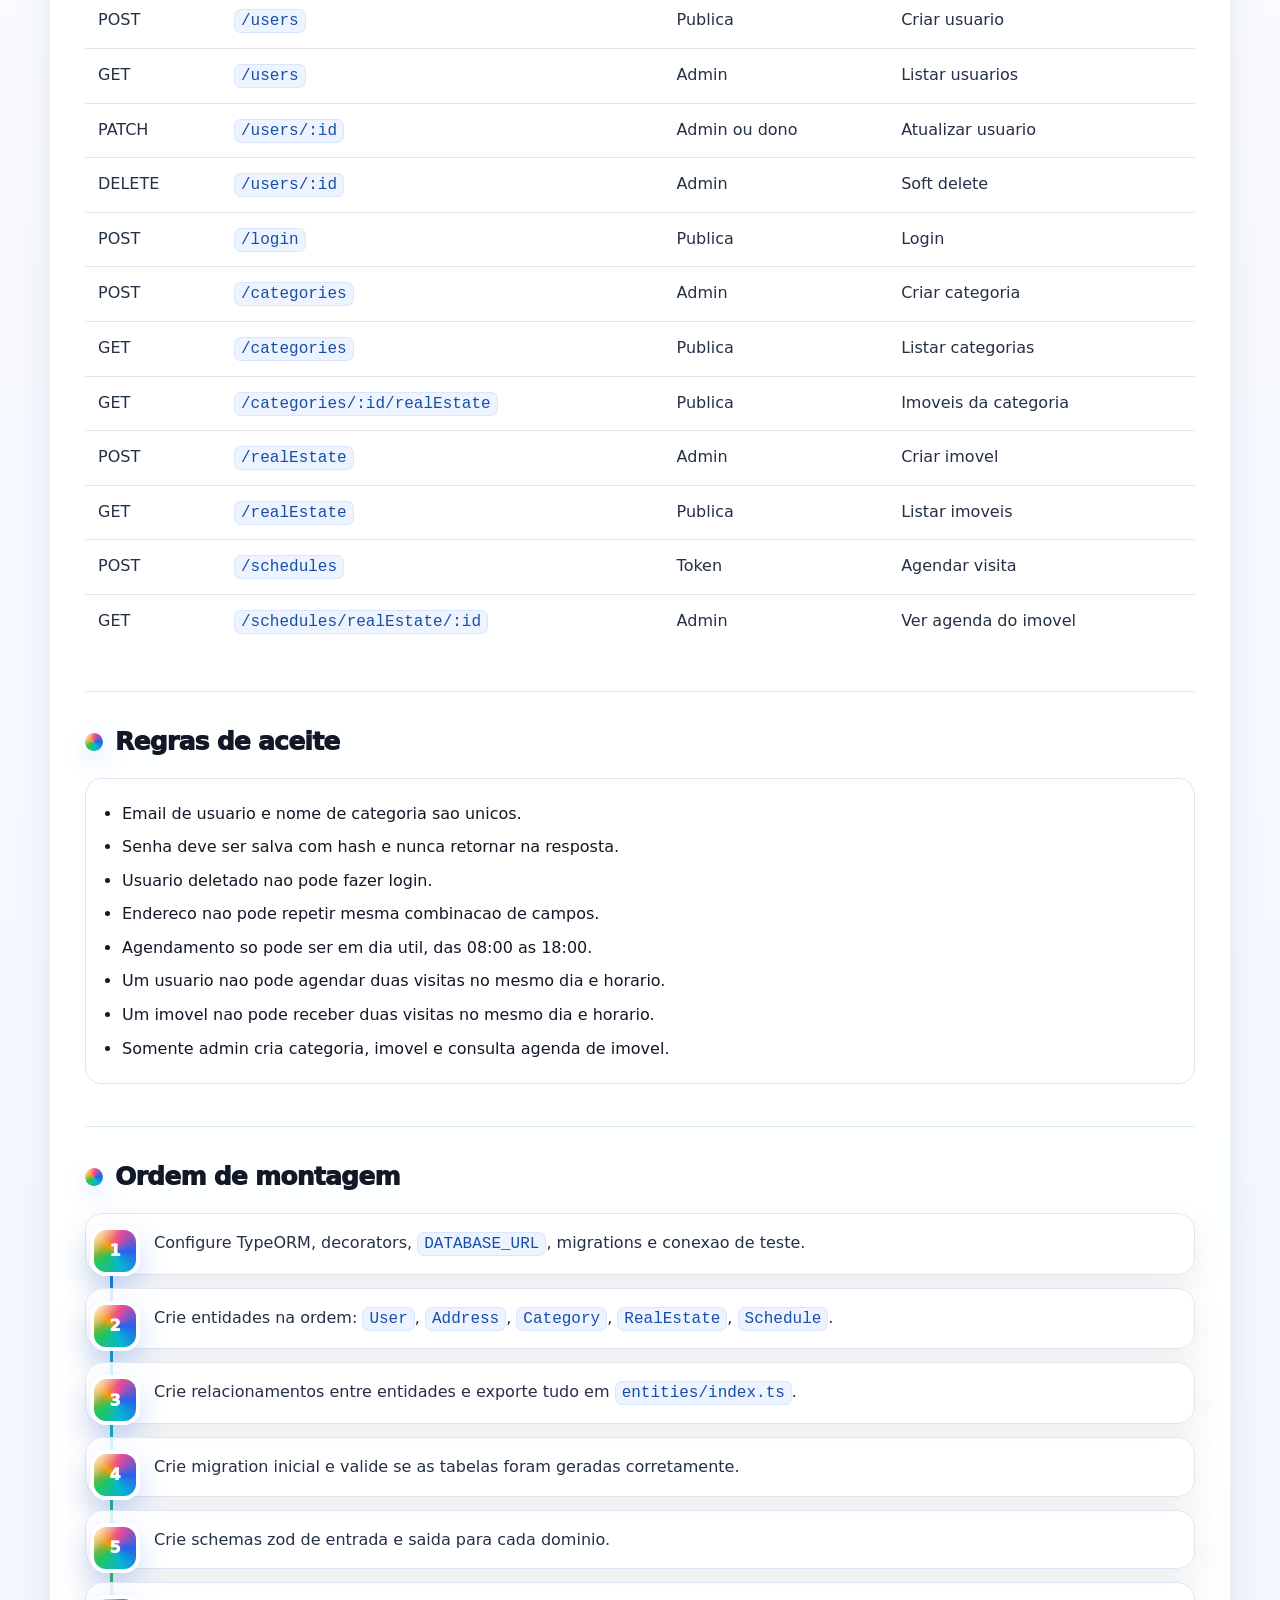
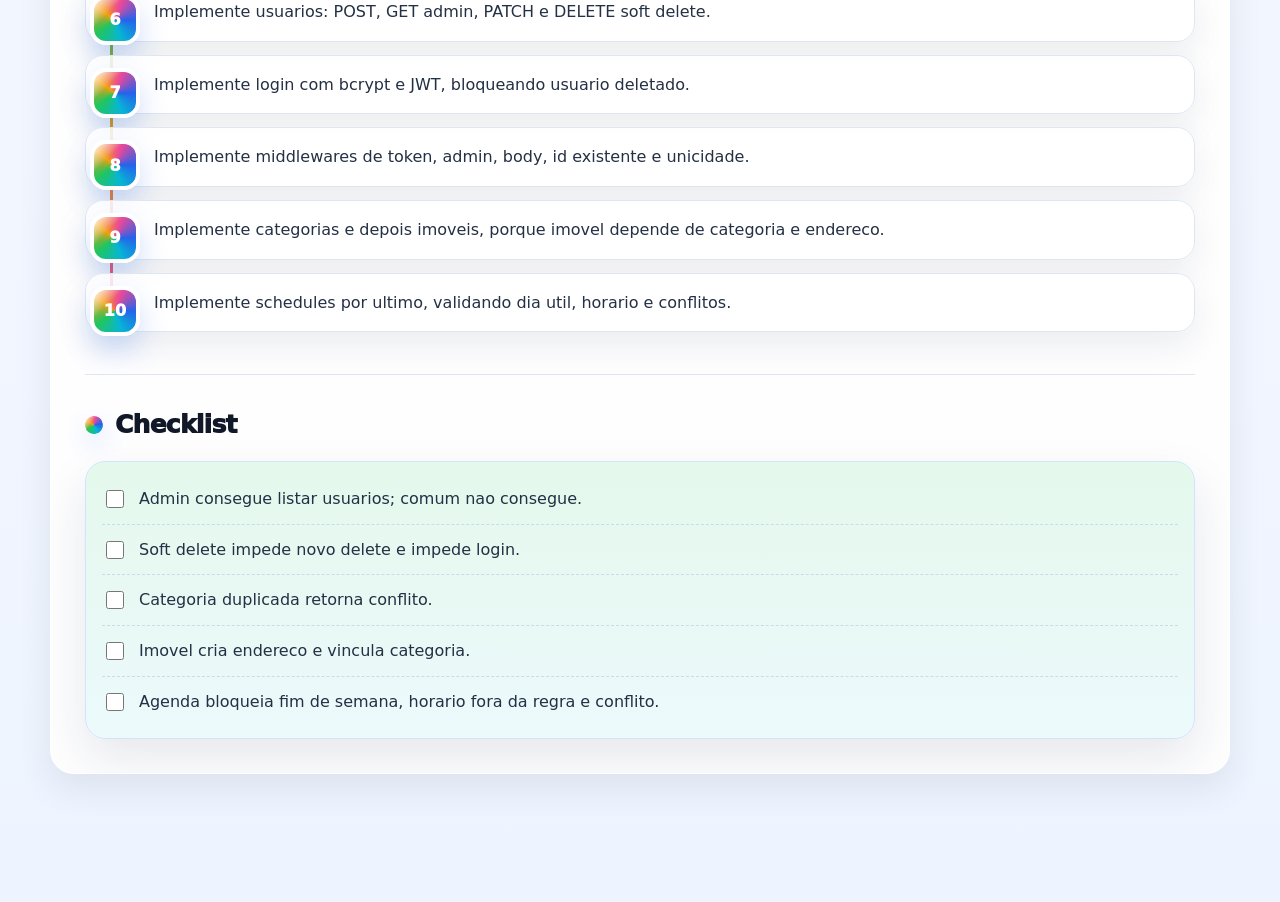
<file: modulo-4/s6-kimoveis/index.html>
﻿<!doctype html>
<html lang="pt-BR">
  <head>
    <meta charset="UTF-8" />
    <meta name="viewport" content="width=device-width, initial-scale=1.0" />
    <title>M4 S6 - KImoveis</title>
    <link rel="stylesheet" href="../../assets/styles.css" />
  </head>
  <body>
    <header class="topbar"><div class="shell"><a class="brand" href="../../index.html">Guias de Exercicios</a><nav class="nav"><a href="../s5-filmes-typeorm/index.html">Anterior</a><a href="../../index.html">Inicio</a></nav></div></header>
    <main class="shell">
      <section class="hero">
        <div class="eyebrow">Modulo 4 - Backend Express - Sprint 6</div>
        <h1>KImoveis</h1>
        <p class="lead">Crie uma API imobiliaria completa com usuarios, login, categorias, enderecos, imoveis e agendamento de visitas.</p>
        <div class="tagrow"><span class="tag">TypeORM</span><span class="tag">relacionamentos</span><span class="tag">JWT</span><span class="tag">soft delete</span></div>
      </section>
      <section class="content">
        <h2>Dependencias principais</h2>
        <ul>
          <li><code>express</code> e <code>express-async-errors</code>: API e erros async.</li>
          <li><code>typescript</code> e <code>ts-node-dev</code>: desenvolvimento em TypeScript.</li>
          <li><code>typeorm</code>, <code>reflect-metadata</code>, <code>pg</code> e <code>sqlite3</code>: ORM, PostgreSQL e testes.</li>
          <li><code>dotenv</code>: variaveis de ambiente.</li>
          <li><code>zod</code>: validacao e serializacao.</li>
          <li><code>bcryptjs</code>: hash de senha.</li>
          <li><code>jsonwebtoken</code>: autenticacao JWT.</li>
          <li><code>jest</code>, <code>supertest</code> e <code>ts-jest</code>: testes de integracao, se forem exigidos.</li>
        </ul>

        <h2>Entidades</h2>
        <ul>
          <li><code>User</code>: name, email, password hash, admin, createdAt, updatedAt, deletedAt.</li>
          <li><code>Address</code>: street, zipCode, number, city, state.</li>
          <li><code>Category</code>: name unico.</li>
          <li><code>RealEstate</code>: value, size, sold, address, category, schedules.</li>
          <li><code>Schedule</code>: date, hour, user, realEstate.</li>
        </ul>

        <h2>Endpoints</h2>
        <table><thead><tr><th>Metodo</th><th>Rota</th><th>Protecao</th><th>Funcao</th></tr></thead><tbody>
          <tr><td>POST</td><td><code>/users</code></td><td>Publica</td><td>Criar usuario</td></tr>
          <tr><td>GET</td><td><code>/users</code></td><td>Admin</td><td>Listar usuarios</td></tr>
          <tr><td>PATCH</td><td><code>/users/:id</code></td><td>Admin ou dono</td><td>Atualizar usuario</td></tr>
          <tr><td>DELETE</td><td><code>/users/:id</code></td><td>Admin</td><td>Soft delete</td></tr>
          <tr><td>POST</td><td><code>/login</code></td><td>Publica</td><td>Login</td></tr>
          <tr><td>POST</td><td><code>/categories</code></td><td>Admin</td><td>Criar categoria</td></tr>
          <tr><td>GET</td><td><code>/categories</code></td><td>Publica</td><td>Listar categorias</td></tr>
          <tr><td>GET</td><td><code>/categories/:id/realEstate</code></td><td>Publica</td><td>Imoveis da categoria</td></tr>
          <tr><td>POST</td><td><code>/realEstate</code></td><td>Admin</td><td>Criar imovel</td></tr>
          <tr><td>GET</td><td><code>/realEstate</code></td><td>Publica</td><td>Listar imoveis</td></tr>
          <tr><td>POST</td><td><code>/schedules</code></td><td>Token</td><td>Agendar visita</td></tr>
          <tr><td>GET</td><td><code>/schedules/realEstate/:id</code></td><td>Admin</td><td>Ver agenda do imovel</td></tr>
        </tbody></table>

        <h2>Regras de aceite</h2>
        <ul>
          <li>Email de usuario e nome de categoria sao unicos.</li>
          <li>Senha deve ser salva com hash e nunca retornar na resposta.</li>
          <li>Usuario deletado nao pode fazer login.</li>
          <li>Endereco nao pode repetir mesma combinacao de campos.</li>
          <li>Agendamento so pode ser em dia util, das 08:00 as 18:00.</li>
          <li>Um usuario nao pode agendar duas visitas no mesmo dia e horario.</li>
          <li>Um imovel nao pode receber duas visitas no mesmo dia e horario.</li>
          <li>Somente admin cria categoria, imovel e consulta agenda de imovel.</li>
        </ul>

        <h2>Ordem de montagem</h2>
        <ol class="steps">
          <li>Configure TypeORM, decorators, <code>DATABASE_URL</code>, migrations e conexao de teste.</li>
          <li>Crie entidades na ordem: <code>User</code>, <code>Address</code>, <code>Category</code>, <code>RealEstate</code>, <code>Schedule</code>.</li>
          <li>Crie relacionamentos entre entidades e exporte tudo em <code>entities/index.ts</code>.</li>
          <li>Crie migration inicial e valide se as tabelas foram geradas corretamente.</li>
          <li>Crie schemas zod de entrada e saida para cada dominio.</li>
          <li>Implemente usuarios: POST, GET admin, PATCH e DELETE soft delete.</li>
          <li>Implemente login com bcrypt e JWT, bloqueando usuario deletado.</li>
          <li>Implemente middlewares de token, admin, body, id existente e unicidade.</li>
          <li>Implemente categorias e depois imoveis, porque imovel depende de categoria e endereco.</li>
          <li>Implemente schedules por ultimo, validando dia util, horario e conflitos.</li>
        </ol>

        <h2>Checklist</h2>
        <div class="checklist">
          <label><input type="checkbox" data-key="c1" />Admin consegue listar usuarios; comum nao consegue.</label>
          <label><input type="checkbox" data-key="c2" />Soft delete impede novo delete e impede login.</label>
          <label><input type="checkbox" data-key="c3" />Categoria duplicada retorna conflito.</label>
          <label><input type="checkbox" data-key="c4" />Imovel cria endereco e vincula categoria.</label>
          <label><input type="checkbox" data-key="c5" />Agenda bloqueia fim de semana, horario fora da regra e conflito.</label>
        </div>
      </section>
    </main>
    <script src="../../assets/app.js"></script>
  </body>
</html>
</file>
<file: assets/styles.css>
:root{--bg:#f7f9ff;--panel:rgba(255,255,255,0.9);--panel-solid:#ffffff;--ink:#111827;--muted:#5e6b80;--line:#dfe6f2;--accent:#2563eb;--accent-2:#06b6d4;--accent-3:#22c55e;--accent-4:#f59e0b;--accent-5:#ec4899;--soft-blue:#eaf2ff;--code:#111827;--shadow:0 24px 70px rgba(31,41,55,0.13);--shadow-soft:0 14px 34px rgba(31,41,55,0.09);--mouse-x:50%;--mouse-y:18%;--ease-out:cubic-bezier(0.16,1,0.3,1);--ease-soft:cubic-bezier(0.22,1,0.36,1)}@property --angle{syntax:"<angle>";initial-value:0deg;inherits:false}*{box-sizing:border-box}html{scroll-behavior:smooth}body{margin:0;background:radial-gradient(circle at var(--mouse-x)var(--mouse-y),rgba(37,99,235,0.22),transparent 24rem),radial-gradient(circle at calc(100% - var(--mouse-x))12%,rgba(236,72,153,0.12),transparent 20rem),linear-gradient(180deg,#ffffff 0%,#f7f9ff 48%,#eef4ff 100%);color:var(--ink);font-family:Inter,ui-sans-serif,system-ui,-apple-system,BlinkMacSystemFont,"Segoe UI",Arial,sans-serif;line-height:1.6;min-height:100vh;overflow-x:hidden}body::before{background-image:linear-gradient(rgba(37,99,235,0.055)1px,transparent 1px),linear-gradient(90deg,rgba(37,99,235,0.055)1px,transparent 1px);background-size:38px 38px;content:"";inset:0;mask-image:linear-gradient(to bottom,black,transparent 76%);pointer-events:none;position:fixed;z-index:-2}body::after{background:radial-gradient(circle at var(--mouse-x)var(--mouse-y),rgba(255,255,255,0.92),transparent 8rem),conic-gradient(from 90deg at var(--mouse-x)var(--mouse-y),rgba(37,99,235,0.08),rgba(6,182,212,0.08),rgba(34,197,94,0.08),rgba(245,158,11,0.08),rgba(236,72,153,0.08),rgba(37,99,235,0.08));content:"";inset:0;opacity:0.72;pointer-events:none;position:fixed;z-index:-1}::selection{background:rgba(37,99,235,0.22)}a{color:var(--accent);font-weight:850;text-decoration:none;transition:color 260ms var(--ease-out),text-decoration-color 260ms var(--ease-out)}a:hover{text-decoration:underline}.shell{margin:0 auto;width:min(1180px,calc(100% - 36px))}main.shell{padding-bottom:72px;padding-top:34px}.topbar{backdrop-filter:blur(18px)saturate(155%);background:rgba(255,255,255,0.78);border-bottom:1px solid rgba(223,230,242,0.8);box-shadow:0 10px 34px rgba(31,41,55,0.08);position:sticky;top:0;z-index:10}.topbar::before{animation:rainbow-slide 9s linear infinite;background:linear-gradient(90deg,var(--accent),var(--accent-2),var(--accent-3),var(--accent-4),var(--accent-5),var(--accent));background-size:250% 100%;content:"";height:3px;inset:0 0 auto;position:absolute}.topbar .shell{align-items:center;display:flex;gap:18px;justify-content:space-between;min-height:76px}.brand{align-items:center;color:var(--ink);display:inline-flex;font-size:18px;font-weight:950;gap:12px;letter-spacing:-0.02em}.brand::before{animation:floaty 4.8s ease-in-out infinite;background:linear-gradient(135deg,rgba(255,255,255,0.95),transparent 34%),conic-gradient(from 120deg,var(--accent),var(--accent-2),var(--accent-3),var(--accent-4),var(--accent-5),var(--accent));border-radius:14px;box-shadow:0 14px 32px rgba(37,99,235,0.24);content:"";height:34px;width:34px}.nav{display:flex;flex-wrap:wrap;gap:10px}.nav a{background:#ffffff;border:1px solid var(--line);border-radius:999px;color:#243044;font-size:13px;padding:9px 14px;position:relative;transition:transform 340ms var(--ease-out),box-shadow 340ms var(--ease-out),border-color 340ms var(--ease-out),background-color 340ms var(--ease-out),color 260ms var(--ease-out)}.nav a:hover{border-color:rgba(37,99,235,0.34);box-shadow:0 14px 34px rgba(37,99,235,0.14);color:var(--accent);text-decoration:none;transform:translateY(-2px)}.hero{margin-bottom:42px;padding:72px 28px 42px;position:relative}.hero::before{animation:hero-glow 8s ease-in-out infinite alternate;background:linear-gradient(135deg,rgba(255,255,255,0.88),rgba(255,255,255,0.54)),radial-gradient(circle at var(--mouse-x)var(--mouse-y),rgba(37,99,235,0.2),transparent 18rem);border:1px solid rgba(255,255,255,0.82);border-radius:36px;box-shadow:var(--shadow);content:"";inset:22px 0 0;position:absolute;z-index:-1}.hero::after{animation:rainbow-slide 7s linear infinite;background:linear-gradient(90deg,var(--accent),var(--accent-2),var(--accent-3),var(--accent-4),var(--accent-5),var(--accent));background-size:260% 100%;border-radius:999px;box-shadow:0 0 34px rgba(37,99,235,0.2);content:"";display:block;height:7px;margin-top:30px;width:min(520px,72%)}.eyebrow{align-items:center;background:rgba(255,255,255,0.9);border:1px solid var(--line);border-radius:999px;color:#174ea6;display:inline-flex;font-size:12px;font-weight:950;gap:10px;letter-spacing:0.1em;padding:8px 12px;text-transform:uppercase}.eyebrow::before{animation:pulse-dot 1.8s ease-in-out infinite;background:linear-gradient(135deg,var(--accent-2),var(--accent-3));border-radius:50%;box-shadow:0 0 16px rgba(34,197,94,0.42);content:"";height:9px;width:9px}h1{animation:title-colors 6s ease-in-out infinite alternate;background:linear-gradient(100deg,#111827 0%,#174ea6 34%,#9d174d 50%,#174ea6 66%,#111827 100%);background-clip:text;background-size:240% 100%;color:transparent;font-size:clamp(42px,7vw,82px);font-weight:950;letter-spacing:-0.06em;line-height:0.96;margin:18px 0;max-width:980px;text-wrap:balance}h2{align-items:center;border-top:1px solid var(--line);color:var(--ink);display:flex;font-size:25px;font-weight:950;gap:12px;letter-spacing:-0.03em;margin:42px 0 16px;padding-top:30px}h2::before{animation:hue-spin 6s linear infinite;background:linear-gradient(135deg,rgba(255,255,255,0.94),transparent 38%),conic-gradient(from 90deg,var(--accent),var(--accent-2),var(--accent-3),var(--accent-4),var(--accent-5),var(--accent));border-radius:9px;box-shadow:0 10px 24px rgba(37,99,235,0.2);content:"";height:18px;transform:rotate(-8deg);width:18px}h3{color:var(--ink);font-size:20px;font-weight:950;letter-spacing:-0.02em;margin:24px 0 8px}p{margin:8px 0}.lead{color:var(--muted);font-size:clamp(18px,2vw,22px);max-width:820px;text-wrap:balance}.grid{display:grid;gap:16px;grid-template-columns:1fr}main>section{scroll-margin-top:112px}.download-panel{align-items:center;backdrop-filter:blur(18px)saturate(140%);background:rgba(255,255,255,0.88);border:1px solid rgba(255,255,255,0.9);border-radius:24px;box-shadow:var(--shadow-soft);display:flex;gap:18px;justify-content:space-between;margin:0 0 58px;overflow:hidden;padding:22px;position:relative}.download-panel::before{animation:rainbow-slide 8s linear infinite;background:linear-gradient(90deg,var(--accent),var(--accent-2),var(--accent-3),var(--accent-4),var(--accent-5),var(--accent));background-size:260% 100%;content:"";inset:0 0 auto;height:4px;position:absolute}.download-panel h2{border:0;margin:0 0 4px;padding:0}.download-panel p{color:var(--muted);margin:0}.download-button{align-items:center;animation:button-breathe 3s ease-in-out infinite;background:linear-gradient(135deg,rgba(37,99,235,0.96),rgba(6,182,212,0.96),rgba(236,72,153,0.92));background-size:220% 220%;border:1px solid rgba(255,255,255,0.72);border-radius:999px;box-shadow:0 16px 34px rgba(37,99,235,0.2);color:white;display:inline-flex;flex:0 0 auto;padding:12px 18px;transition:transform 340ms var(--ease-out),box-shadow 340ms var(--ease-out),filter 340ms var(--ease-out)}.download-button:hover{filter:brightness(1.1);box-shadow:0 20px 42px rgba(37,99,235,0.24);text-decoration:none;transform:translateY(-2px)scale(1.015)}.card,.content{backdrop-filter:blur(20px)saturate(140%);background:var(--panel);border:1px solid rgba(255,255,255,0.9);border-radius:24px;box-shadow:var(--shadow-soft);overflow:hidden;position:relative}.content{margin-bottom:56px;padding:clamp(20px,3vw,34px)}.content::before,.card::before{animation:rainbow-slide 8s linear infinite;background:linear-gradient(90deg,var(--accent),var(--accent-2),var(--accent-3),var(--accent-4),var(--accent-5),var(--accent));background-size:260% 100%;content:"";height:4px;inset:0 0 auto;position:absolute}.content::after,.card::after{background:radial-gradient(circle at var(--mouse-x)var(--mouse-y),rgba(37,99,235,0.12),transparent 12rem);content:"";inset:0;opacity:0.7;pointer-events:none;position:absolute}.content>*{position:relative;z-index:1}.card{color:var(--ink);display:block;min-height:210px;padding:26px;text-decoration:none;transition:transform 440ms var(--ease-soft),box-shadow 440ms var(--ease-soft),border-color 440ms var(--ease-soft),background-color 440ms var(--ease-soft),filter 440ms var(--ease-soft)}.card>*{position:relative;z-index:2}.card:hover{border-color:transparent;box-shadow:0 30px 86px rgba(31,41,55,0.17),0 0 0 1px rgba(255,255,255,0.9)inset;filter:saturate(1.08);transform:translateY(-6px)scale(1.01);text-decoration:none}.card:hover::before{background:conic-gradient(from var(--angle),var(--accent),var(--accent-2),var(--accent-3),var(--accent-4),var(--accent-5),var(--accent));border-radius:inherit;height:auto;inset:0;opacity:1;padding:2px;animation:spin-border 2.8s linear infinite;transition:opacity 440ms var(--ease-soft),filter 440ms var(--ease-soft);mask:linear-gradient(#000 0 0)content-box,linear-gradient(#000 0 0);mask-composite:exclude;-webkit-mask:linear-gradient(#000 0 0)content-box,linear-gradient(#000 0 0);-webkit-mask-composite:xor}.card h2,.card h3{border:0;display:block;margin-top:12px;padding-top:0}.card h2::before,.card h3::before{display:none}.card p{color:var(--muted)}.card:hover h3,.card:hover p{color:var(--ink)}.card-action{align-items:center;animation:button-breathe 3s ease-in-out infinite;background:linear-gradient(135deg,rgba(37,99,235,0.96),rgba(6,182,212,0.96),rgba(236,72,153,0.92));background-size:220% 220%;border:1px solid rgba(255,255,255,0.72);border-radius:999px;box-shadow:0 16px 34px rgba(37,99,235,0.2);color:white;display:inline-flex;margin-top:16px;padding:10px 16px;transition:transform 340ms var(--ease-out),box-shadow 340ms var(--ease-out),filter 340ms var(--ease-out)}.card:hover .card-action{box-shadow:0 20px 42px rgba(37,99,235,0.24);transform:translateY(-1px)}.card-action::after{content:">";font-weight:950;margin-left:9px}.meta{color:var(--muted);font-size:14px}.tagrow{display:flex;flex-wrap:wrap;gap:10px;margin:22px 0 0}.tag{background:rgba(255,255,255,0.86);border:1px solid #dbe7ff;border-radius:999px;box-shadow:0 10px 24px rgba(31,41,55,0.08);color:#174ea6;font-size:12px;font-weight:950;padding:8px 11px}ul,ol{padding-left:22px}li{margin:8px 0}.content>ul{background:rgba(255,255,255,0.7);border:1px solid var(--line);border-radius:16px;padding:14px 18px 14px 36px}.steps{counter-reset:step;list-style:none;padding-left:0;position:relative}.steps::before{animation:rainbow-slide 8s linear infinite;background:linear-gradient(180deg,var(--accent),var(--accent-2),var(--accent-3),var(--accent-4),var(--accent-5));bottom:18px;box-shadow:0 0 28px rgba(37,99,235,0.2);content:"";left:25px;position:absolute;top:18px;width:3px}.steps li{background:rgba(255,255,255,0.86);border:1px solid var(--line);border-radius:18px;box-shadow:0 14px 34px rgba(31,41,55,0.08);color:#243044;margin:13px 0;padding:16px 18px 16px 68px;position:relative;transition:transform 360ms var(--ease-out),box-shadow 360ms var(--ease-out),border-color 360ms var(--ease-out),background-color 360ms var(--ease-out)}.steps li:hover{border-color:rgba(37,99,235,0.22);box-shadow:0 18px 44px rgba(37,99,235,0.12);transform:translateX(5px)}.steps li::before{background:linear-gradient(135deg,rgba(255,255,255,0.95),transparent 34%),conic-gradient(from 90deg,var(--accent),var(--accent-2),var(--accent-3),var(--accent-4),var(--accent-5),var(--accent));border:4px solid #ffffff;border-radius:16px;box-shadow:0 14px 28px rgba(37,99,235,0.22);color:white;content:counter(step);counter-increment:step;display:grid;font-weight:950;height:42px;left:4px;place-items:center;position:absolute;top:12px;width:42px}code,pre{font-family:Consolas,Monaco,"Courier New",monospace}code{background:#eef4ff;border:1px solid #d9e6ff;border-radius:7px;color:#174ea6;padding:2px 6px}pre{background:linear-gradient(180deg,rgba(255,255,255,0.08),transparent 20%),var(--code);border:1px solid rgba(255,255,255,0.16);border-radius:18px;box-shadow:0 22px 54px rgba(17,24,39,0.24);color:#edf7ff;overflow:auto;padding:20px}pre code{background:transparent;border:0;color:inherit;padding:0}table{border-collapse:separate;border-spacing:0;margin:18px 0;overflow:hidden;width:100%}th,td{background:rgba(255,255,255,0.86);border-bottom:1px solid var(--line);padding:13px;text-align:left;vertical-align:top}td{color:#243044}th{background:linear-gradient(135deg,#1d4ed8,#0891b2,#7c3aed);color:white;font-size:12px;font-weight:950;letter-spacing:0.06em;text-transform:uppercase}tr:hover td{background:#f4f8ff}tr:last-child td{border-bottom:0}th:first-child{border-top-left-radius:16px}th:last-child{border-top-right-radius:16px}.callout{background:#fff7ed;border:1px solid #fed7aa;border-radius:18px;color:#7c2d12;padding:16px}.ok{background:#ecfdf5;border-color:#a7f3d0;color:#064e3b}.checklist{background:linear-gradient(180deg,rgba(34,197,94,0.12),rgba(6,182,212,0.08)),rgba(255,255,255,0.88);border:1px solid #cfe4ff;border-radius:20px;box-shadow:0 20px 48px rgba(31,41,55,0.1);padding:12px 16px}.checklist label{align-items:flex-start;border-bottom:1px dashed #cfd9e8;color:#243044;display:flex;gap:12px;margin:0;padding:12px 0}.checklist label:last-child{border-bottom:0}.checklist input{accent-color:var(--accent-3);height:18px;margin-top:4px;width:18px}.footer{color:var(--muted);font-size:13px;padding:24px 0 40px}@keyframes spin-border{to{--angle:360deg}}@keyframes rainbow-slide{0%{background-position:0% 50%}100%{background-position:260% 50%}}@keyframes floaty{0%,100%{transform:translateY(0)rotate(-7deg)}50%{transform:translateY(-4px)rotate(5deg)}}@keyframes hero-glow{0%{filter:saturate(1)}100%{filter:saturate(1.18)}}@keyframes pulse-dot{0%,100%{transform:scale(1)}50%{transform:scale(1.45)}}@keyframes hue-spin{to{filter:hue-rotate(360deg)}}@keyframes button-breathe{0%,100%{background-position:0% 50%}50%{background-position:100% 50%}}@keyframes title-colors{0%{background-position:0% 50%}100%{background-position:100% 50%}}@media(prefers-reduced-motion:reduce){*,*::before,*::after{animation-duration:0.001ms!important;animation-iteration-count:1!important;scroll-behavior:auto!important;transition-duration:0.001ms!important}}@media(max-width:860px){.topbar .shell{align-items:flex-start;flex-direction:column;padding:14px 0}.nav{width:100%}.nav a{flex:1;text-align:center}.hero{margin-bottom:34px;padding-top:58px}.hero::before{inset:18px 0 0;border-radius:24px}}@media(max-width:640px){.shell{width:min(100% - 22px,1180px)}main.shell{padding-top:24px}.content{border-radius:18px;padding:18px}.hero{margin-bottom:28px;padding-left:18px;padding-right:18px;padding-bottom:32px;padding-top:46px}.hero::before{inset:12px 0 0}.download-panel{align-items:stretch;flex-direction:column;margin-bottom:42px}.download-button{justify-content:center;width:100%}h1{font-size:clamp(38px,15vw,58px)}h2{align-items:flex-start;font-size:22px}.steps::before{display:none}.steps li{padding-left:58px}.steps li::before{height:34px;width:34px}table{display:block;overflow-x:auto}}@media(min-width:641px){.grid{gap:18px;grid-template-columns:repeat(2,minmax(0,1fr))}.card{min-height:220px}}@media(min-width:1024px){.grid{gap:20px;grid-template-columns:repeat(3,minmax(0,1fr))}.card{min-height:210px}}
</file>
